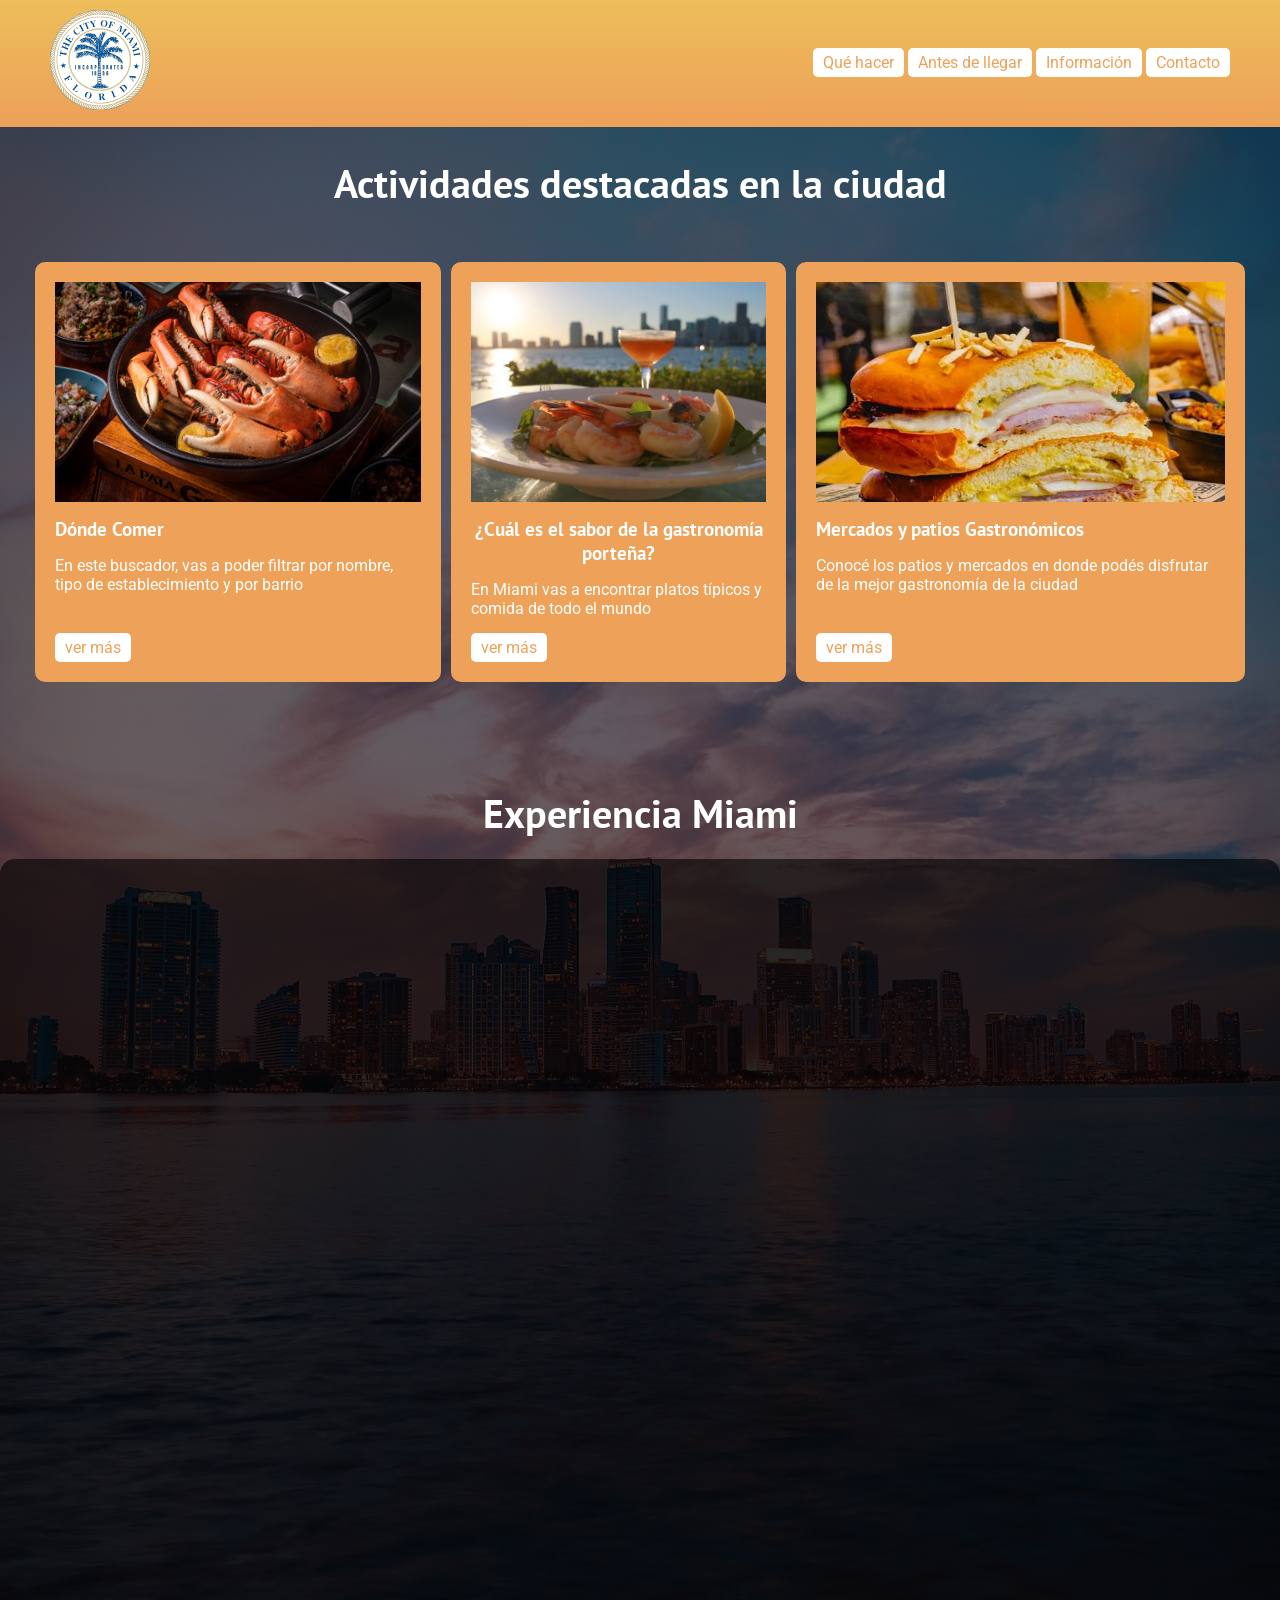
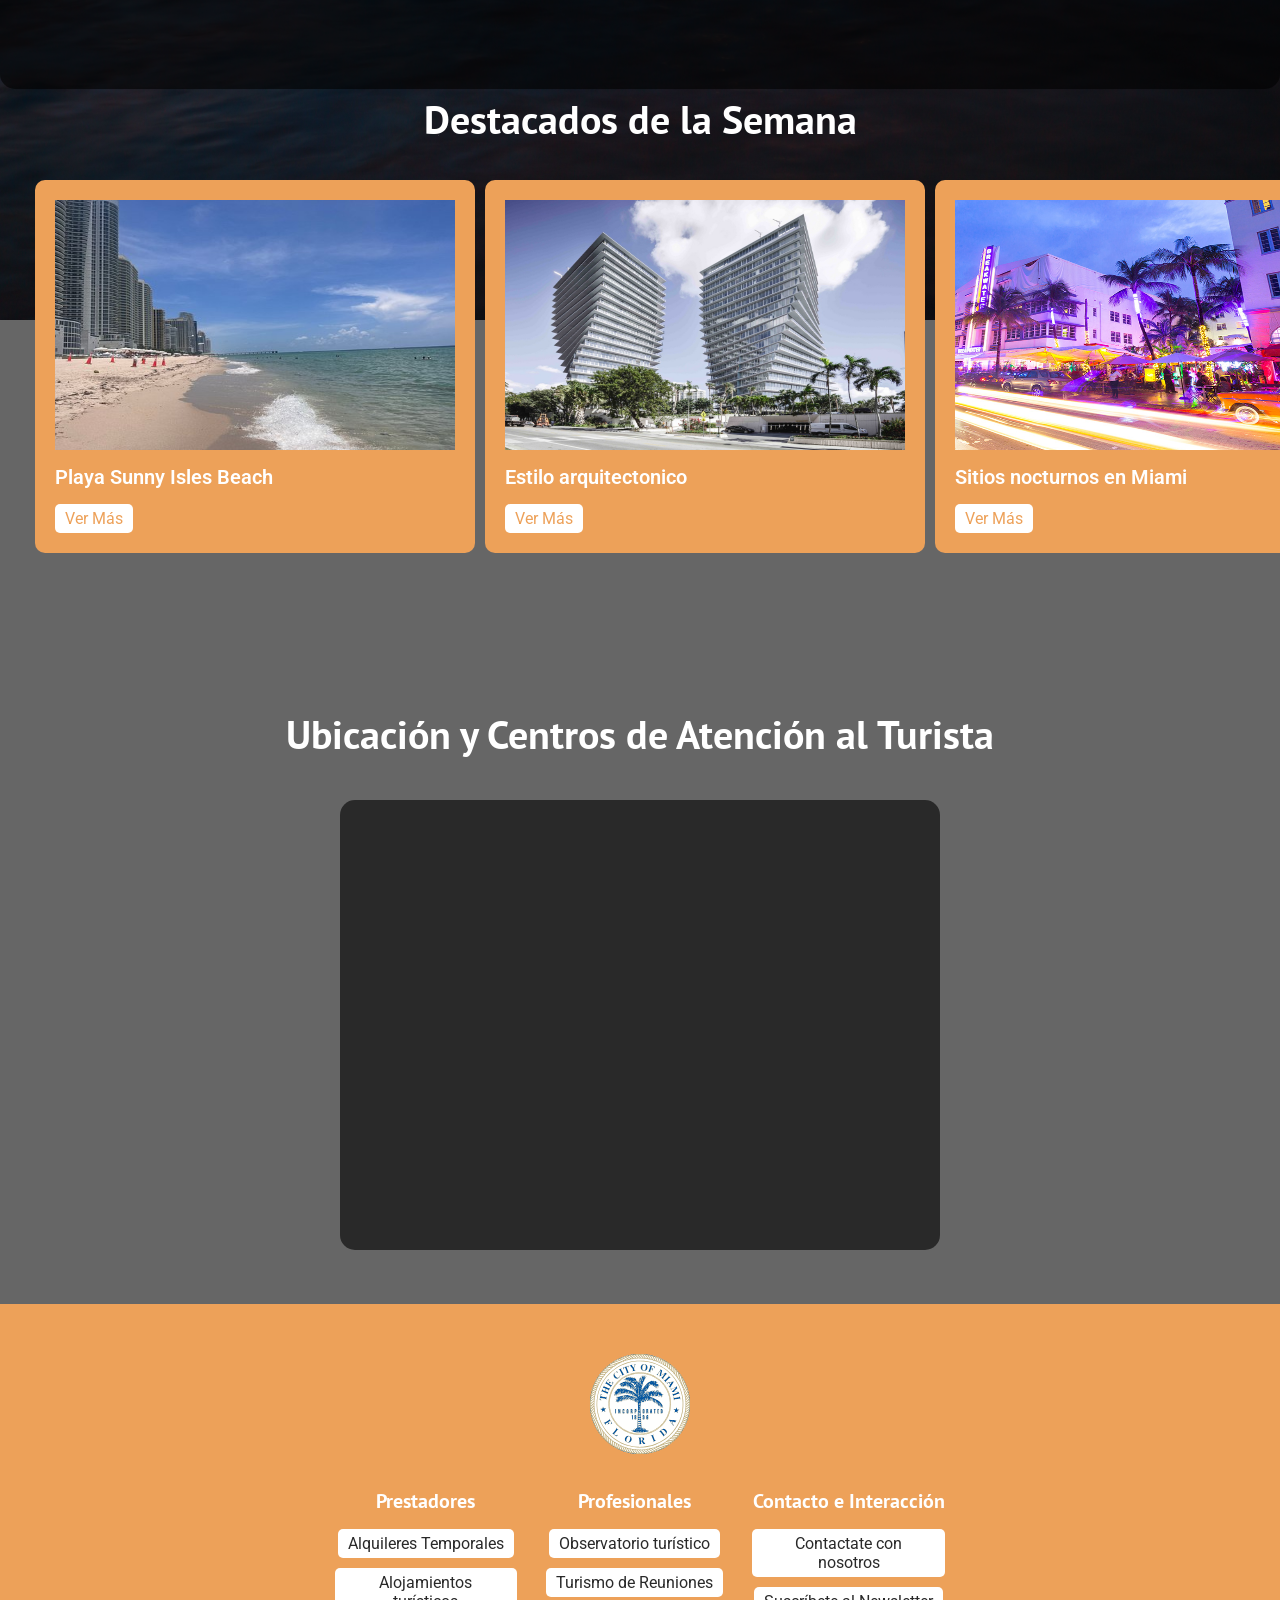
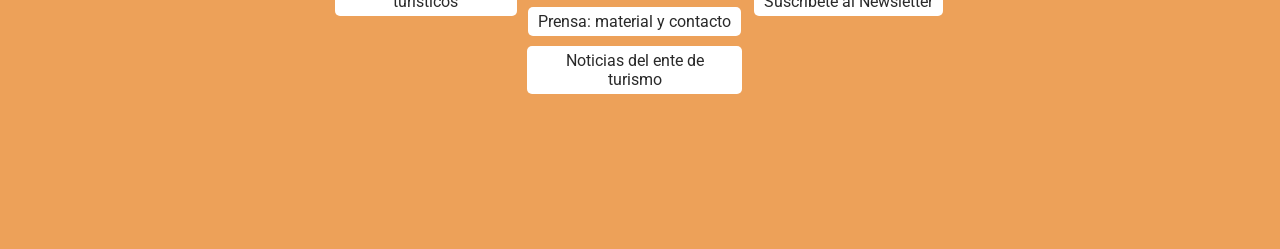
<file: ejercicio-2/index.html>
<!DOCTYPE html>
<html lang="es">
    <head>
        <link rel="preconnect" href="https://fonts.googleapis.com">
        <link rel="preconnect" href="https://fonts.gstatic.com" crossorigin>
        <link href="https://fonts.googleapis.com/css2?family=PT+Sans:ital,wght@0,700;1,700&family=Roboto:ital,wght@0,100..900;1,100..900&display=swap" rel="stylesheet">
        <link rel="stylesheet" href="styles.css">
        <meta charset="UTF-8">
        <meta name="viewport" content="width, initial-scale:1.0">
        <title>Turismo Miami Ciudad - Sitio Oficial de Información Turística</title>
        <meta name="description" content="Descrubí qué hacer en Miami. información útil antes de llegar, guías de alojamiento, atractivos turísticos, agenda cultural y mapas de la ciudad.">
        <meta name="robots" content="index, follow">
    </head>

    <body>

        <!-- Cabecera principal del sitio -->
        <header>
            <!-- Logo del sitio 
            href-> la dirección a donde voy al dar clic  
            -->
            <a href="index.html" aria-label="Ir a la página de inicio de Turismo de Miami">
                <img src="assets/Seal_of_Miami,_Florida.svg" id="logotipo" alt="Logotipo oficial de Turismo Miami" height="100" width="100">
            </a>

            <!-- Navegador principal -->
            <nav role="navigation" aria-label="Menu principal">
                  <a href="" class="bt-principal">Qué hacer</a>
                  <a href="" class="bt-principal">Antes de llegar</a>
                  <a href="" class="bt-principal">Información</a>
                  <a href="" class="bt-principal">Contacto</a>
            </nav>

        </header>



        <!-- Contenido principal del sitio -->
        <main role="main">

            <h2 class="hide-element">Portal de Turismo Oficial de la Ciudad de Miami</h2>

            <!-- Actividades destacadas-->
            <section id="img-elements">
                <h2>Actividades destacadas en la ciudad</h2>

                <br>
                
                <div class="flex-elements">

                    <!-- tarjeta -->
                    <article role="article" class="articulo-index">
                        <img src="assets/crabs-claws-envolved.jpg" alt="tenazas de cangrejo envueltas"  height="300" width="400">
                        <h3>Dónde Comer</h3>
                        <p>En este buscador, vas a poder filtrar por nombre, tipo de establecimiento y por barrio</p>
                        <a href="" aria-label="Ir al buscador de restaurantes y de comida en Miami" class="bt-principal">ver más</a>
                    </article>

                    <!-- tarjeta -->
                    <article role="article" class="articulo-index">
                        <img src="assets/images (1).jpg" alt="camarones">
                        <h3>¿Cuál es el sabor de la gastronomía porteña?</h3>
                        <p>En Miami vas a encontrar platos típicos y comida de todo el mundo</p>
                        <a href="" aria-label="Ver información sobre grastonomía porteña" class="bt-principal">ver más</a>
                    </article>

                    <!-- tarjeta -->
                    <article role="article" class="articulo-index">
                        <img src="assets/images.jpg" alt="sandwich de cordero">
                        <h3>Mercados y patios Gastronómicos</h3>
                        <p>Conocé los patios y mercados en donde podés disfrutar de la mejor gastronomía de la ciudad</p>
                        <a href="" aria-label="Ver más información sobre los patios gastronómicos de la ciudad" class="bt-principal">ver más</a>
                    </article>


                </div>

            </section>
            <!-- Fin de actividades destacadas-->

            <!-- Contenido Multimedia -->
            <section id="experiencia">
                <h2>Experiencia Miami</h2>
                <div>
                    <iframe width="100%" height="830" src="https://www.youtube.com/embed/dgag1tyDCu0?si=rFj7_od6frTpY5_S" title="YouTube video player" frameborder="0" allow="accelerometer; autoplay; clipboard-write; encrypted-media; gyroscope; picture-in-picture; web-share" referrerpolicy="strict-origin-when-cross-origin" allowfullscreen></iframe>
                </div>
            </section>
            <!-- Fin de Contenido Multimedia -->



            <!-- Contenidos Destacados -->
            <section id="destacados" aria-labelledby="titulo-destacados">
                <h2>Destacados de la Semana</h2>
                <div class="destacados-container">
                    
                    <!-- Tarjeta Destacada 1 -->
                    <article role="article" >
                        <img src="assets/caption.jpg" alt="Sunny isles beach" width="400" height="250">
                        <p>Playa Sunny Isles Beach</p>
                        <a href="" aria-label="Ver más sobre playas" class="bt-principal">Ver Más</a>
                    </article>

                    <!-- Tarjeta Destacada 2 -->
                    <article role="article" >
                        <img src="assets/grove-at-grand-bay-image-by-rasmus-hjortshoj-01_original.jpg" alt="arquitectura de la ciuda de Miami" width="400" height="250">
                        <p>Estilo arquitectonico</p>
                        <a href="" aria-label="Ver más sobre la arquitectura de miami" class="bt-principal">Ver Más</a>
                    </article>

                    <!-- Tarjeta Destacada 3 -->
                    <article role="article">
                        <img src="assets/miami-at-night_article_1.jpg" alt="La ciudad de miami en la noche" width="400" height="250">
                        <p>Sitios nocturnos en Miami</p>
                        <a href="" aria-label="Ver más sobre la experiencia nocturna en Miami" class="bt-principal">Ver Más</a>
                    </article>

                </div>
            </section>


            <!-- Ubicación Geográfica -->
            <section aria-labelledby="titulo-mapa" class="mapa">
                <h2 id="titulo-mapa">Ubicación y Centros de Atención al Turista</h2>
                <div class="map-container">
                   <iframe src="https://www.google.com/maps/embed?pb=!1m18!1m12!1m3!1d229929.2133779566!2d-80.39020462891557!3d25.78232116205203!2m3!1f0!2f0!3f0!3m2!1i1024!2i768!4f13.1!3m3!1m2!1s0x88d9b0a20ec8c111%3A0xff96f271ddad4f65!2sMiami%2C%20Florida%2C%20EE.%20UU.!5e0!3m2!1ses!2sco!4v1789256957192!5m2!1ses!2sco" width="600" height="450" style="border:0;" allowfullscreen="" loading="lazy" referrerpolicy="strict-origin-when-cross-origin"
                        height="450"
                        width="100%" 
                        style="border:0;" 
                        allowfullscreen="" 
                        loading="lazy" 
                        referrerpolicy="no-referrer-when-downgrade"
                        title="Mapa interactivo de la Ciudad de Miami con centros de atención turística"></iframe>
                </div>
            </section>

        </main>

        <!-- Pie de Página Institucional -->
    <footer role="contentinfo">

            <!-- Identificador Institucional del Footer -->
            <div class="footer-brand">
                <img src="assets/Seal_of_Miami,_Florida.svg" alt="Logotipo oficial del Gobierno de la Ciudad de Buenos Aires" width="100" height="100">
            </div>

            <!-- Columnas de Enlaces del Footer -->
            <div class="flex-elements">
                
                <!-- Lista 1: Prestadores -->
                <nav>
                    <h3 id="footer-prestadores">Prestadores</h3>
                    <ul>
                        <li><a href="/alquileres-temporales">Alquileres Temporales</a></li>
                        <li><a href="/alojamientos-turisticos">Alojamientos turísticos</a></li>
                    </ul>
                </nav>

                <!-- Lista 2: Profesionales -->
                <nav>
                    <h3 id="footer-profesionales">Profesionales</h3>
                    <ul>
                        <li><a href="/observatorio-turistico">Observatorio turístico</a></li>
                        <li><a href="/turismo-reuniones">Turismo de Reuniones</a></li>
                        <li><a href="/prensa-contacto">Prensa: material y contacto</a></li>
                        <li><a href="/noticias-ente">Noticias del ente de turismo</a></li>
                    </ul>
                </nav>

                <!-- Lista 3: Interacción y Contacto -->
                <nav>
                    <h3 id="footer-contacto">Contacto e Interacción</h3>
                    <ul>
                        <li><a href="/contactate-con-nosotros">Contactate con nosotros</a></li>
                        <li><a href="/suscribete-newsletter" aria-label="Ir al formulario para suscribirse al Newsletter oficial">Suscríbete al Newsletter</a></li>
                    </ul>
                </nav>

            </div>
    </footer>

    </body>

</html>
</file>
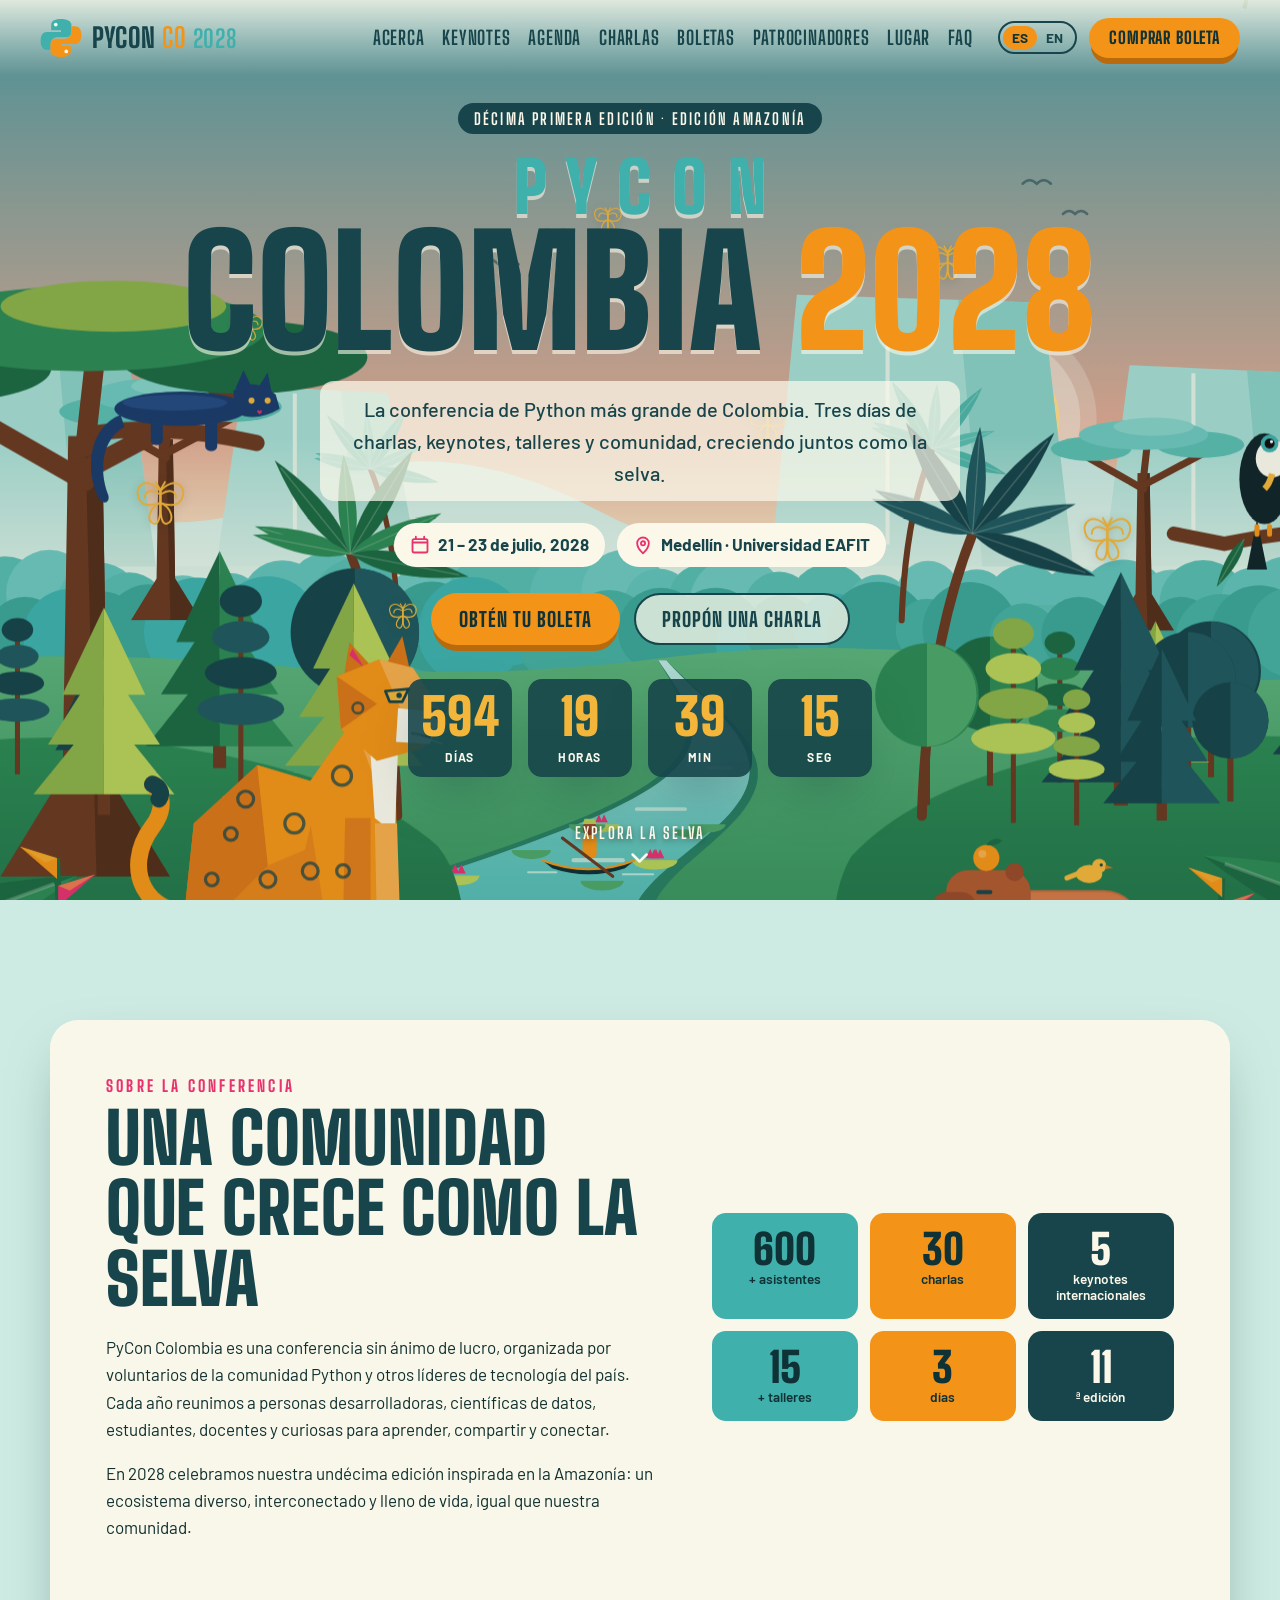
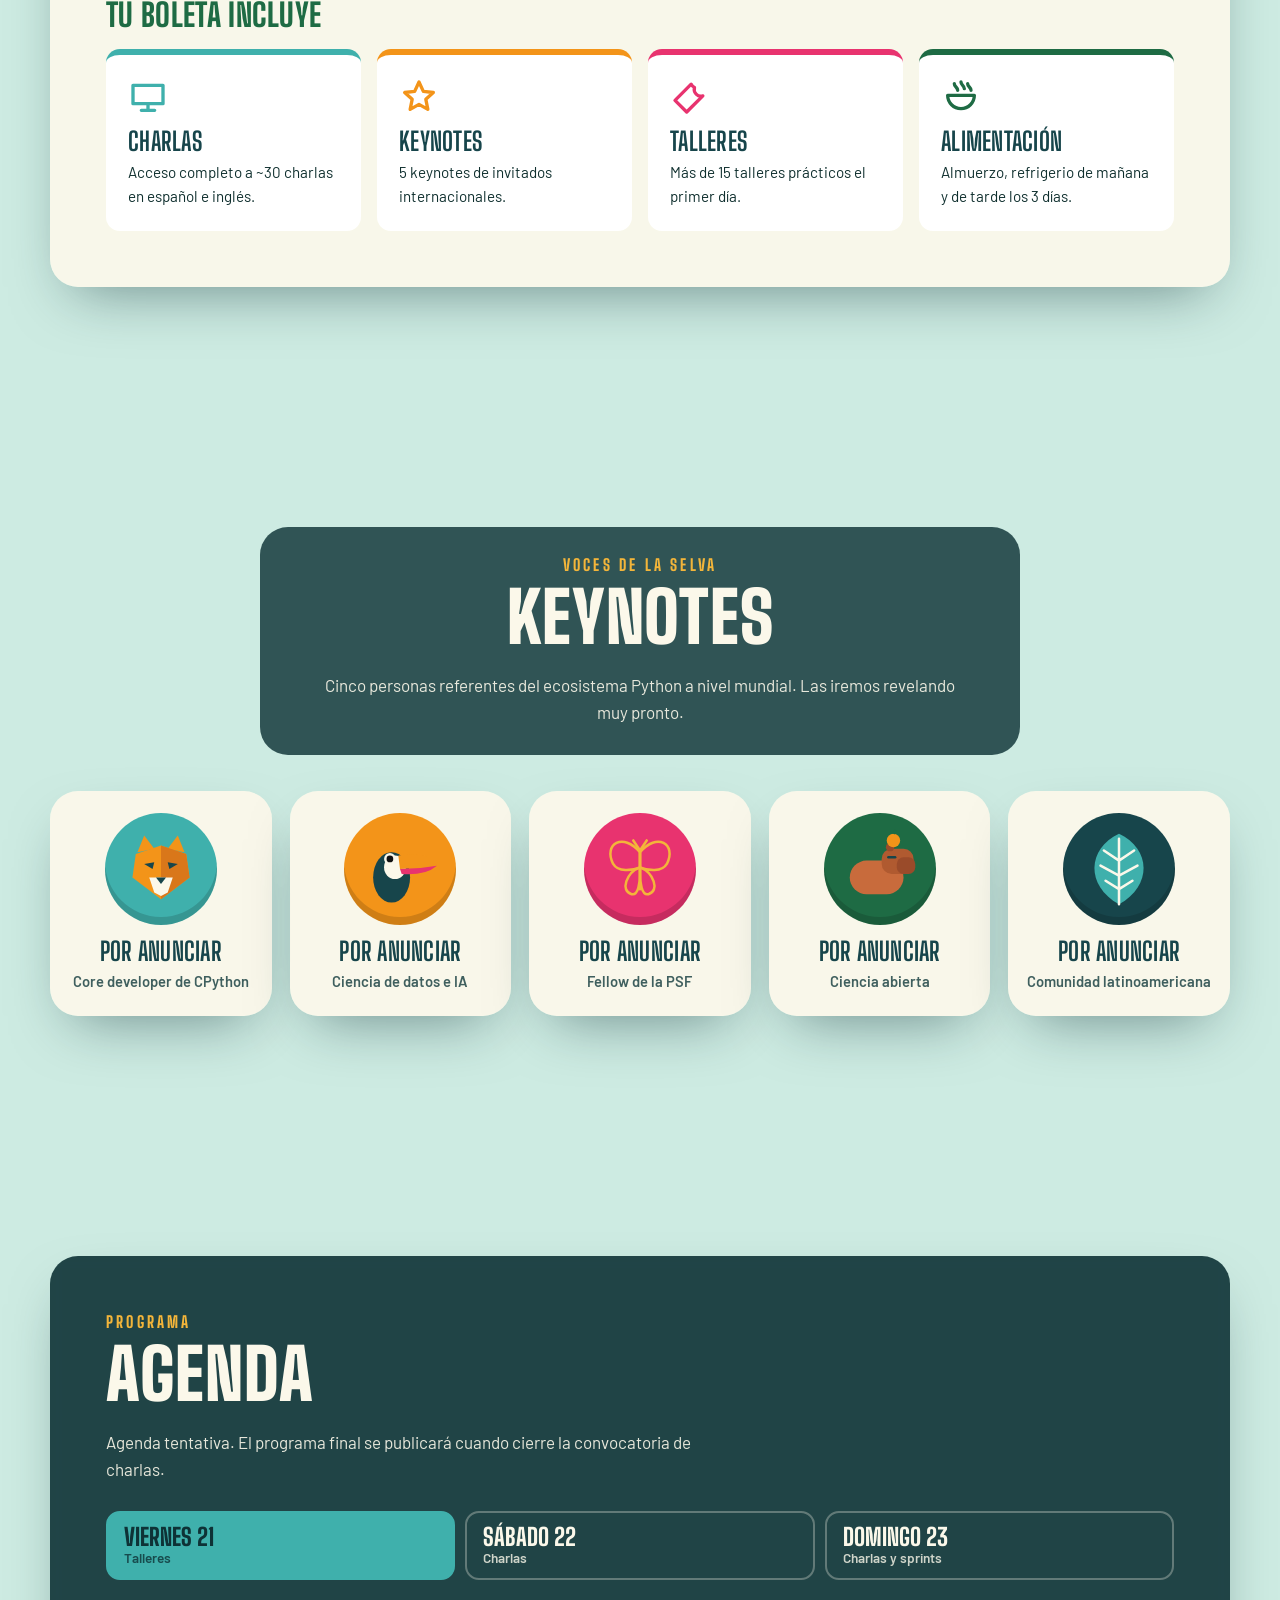
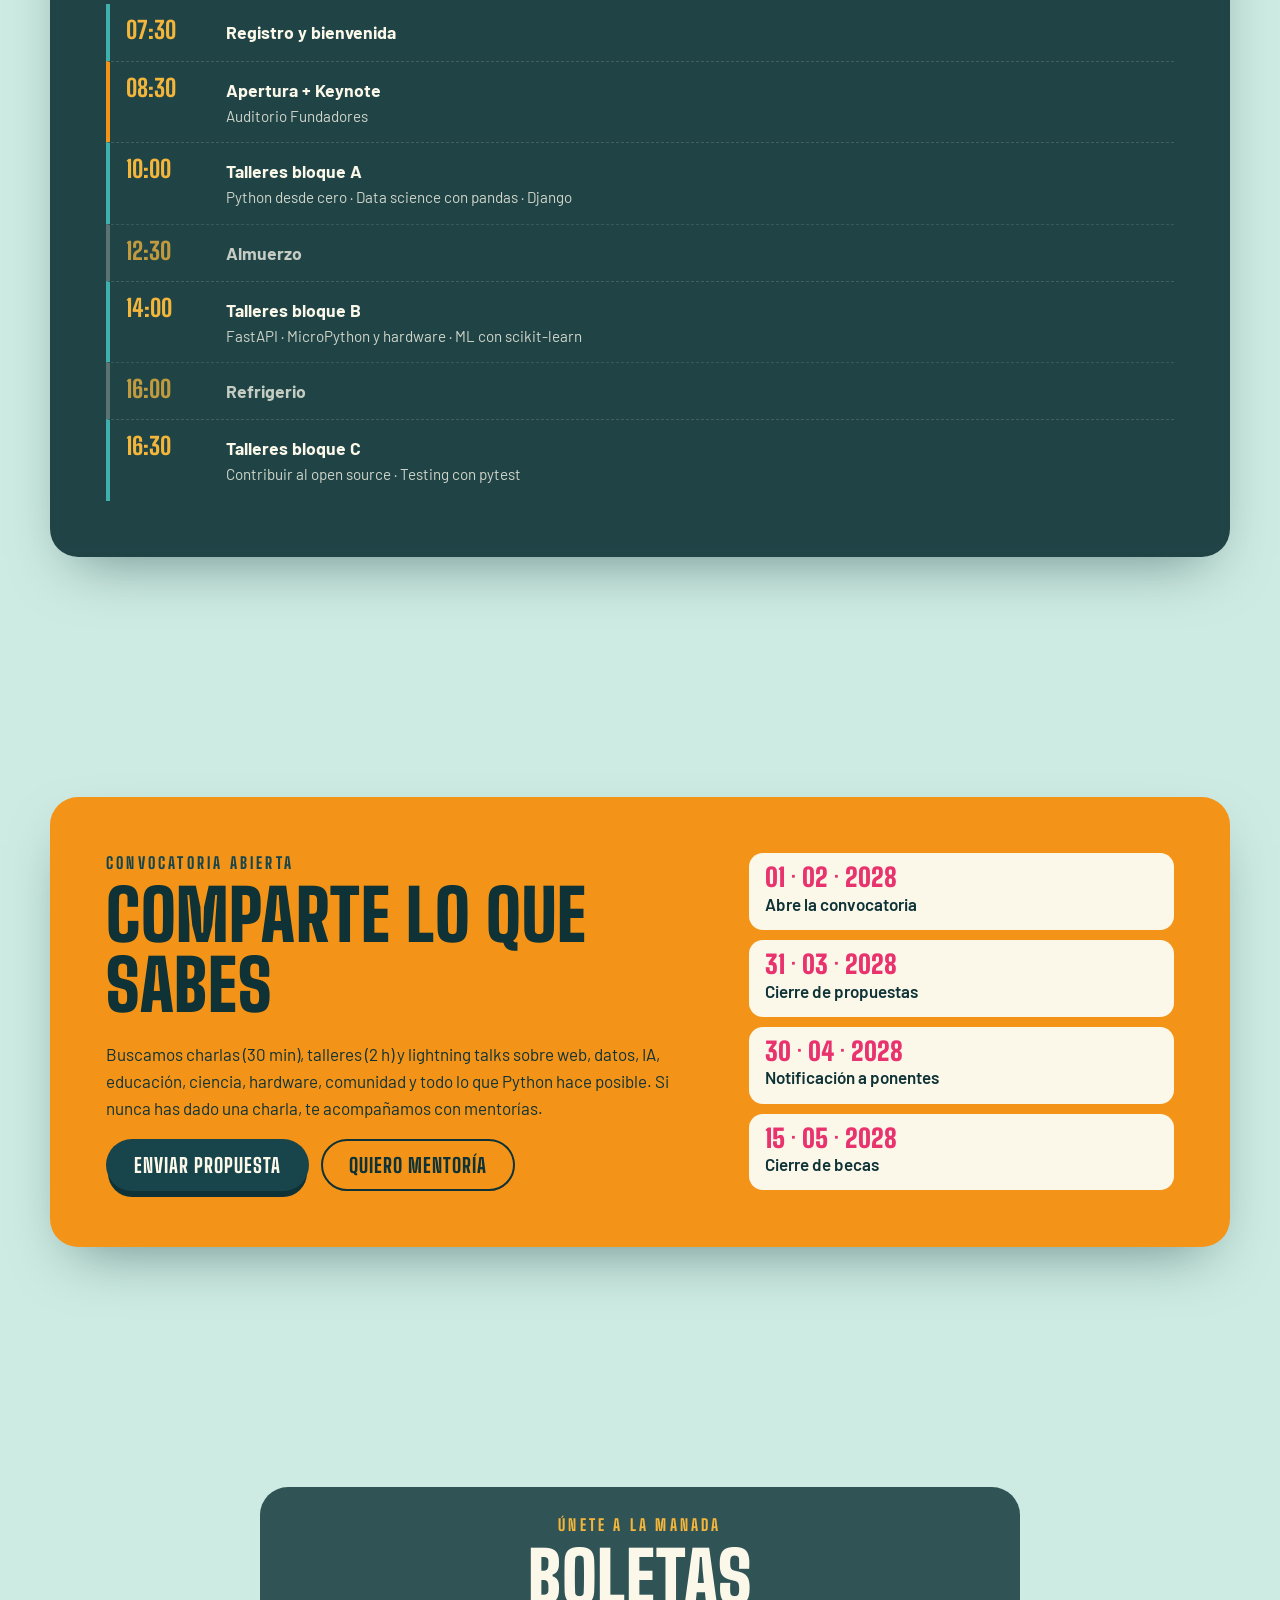
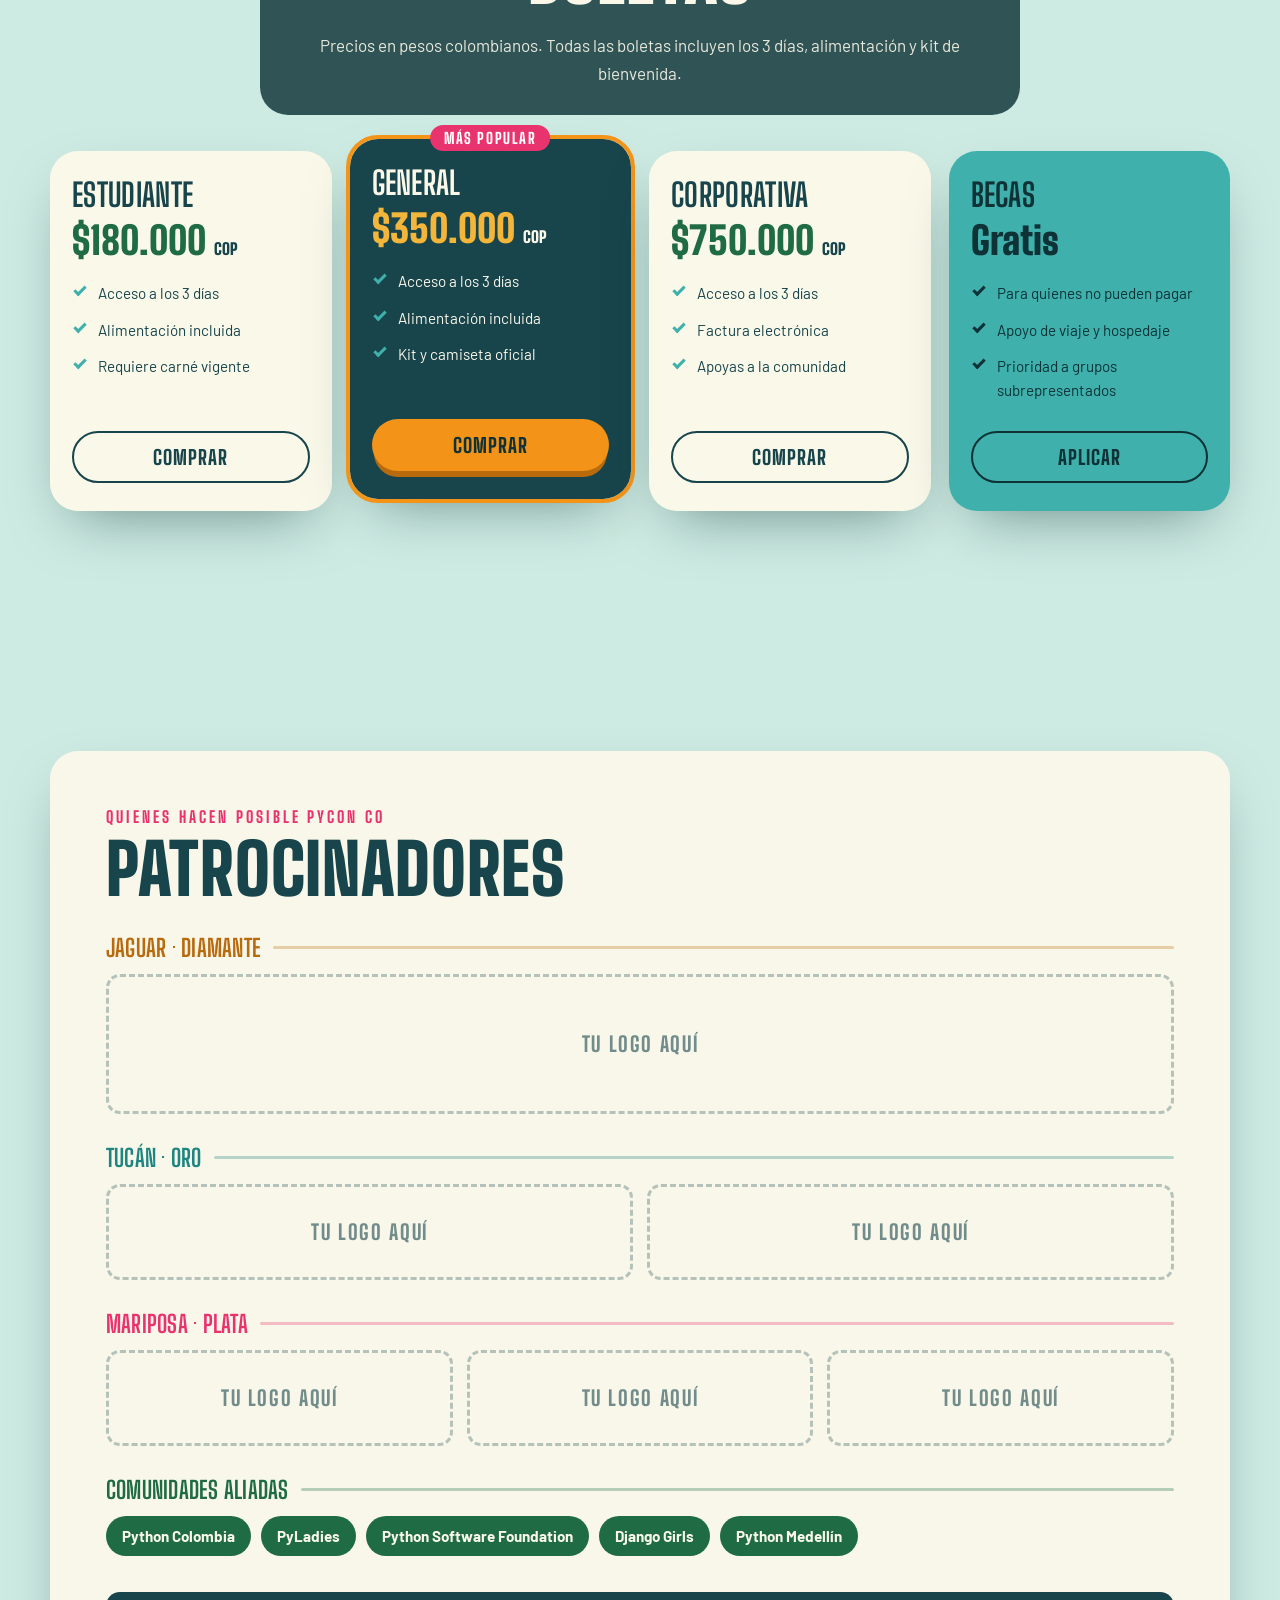
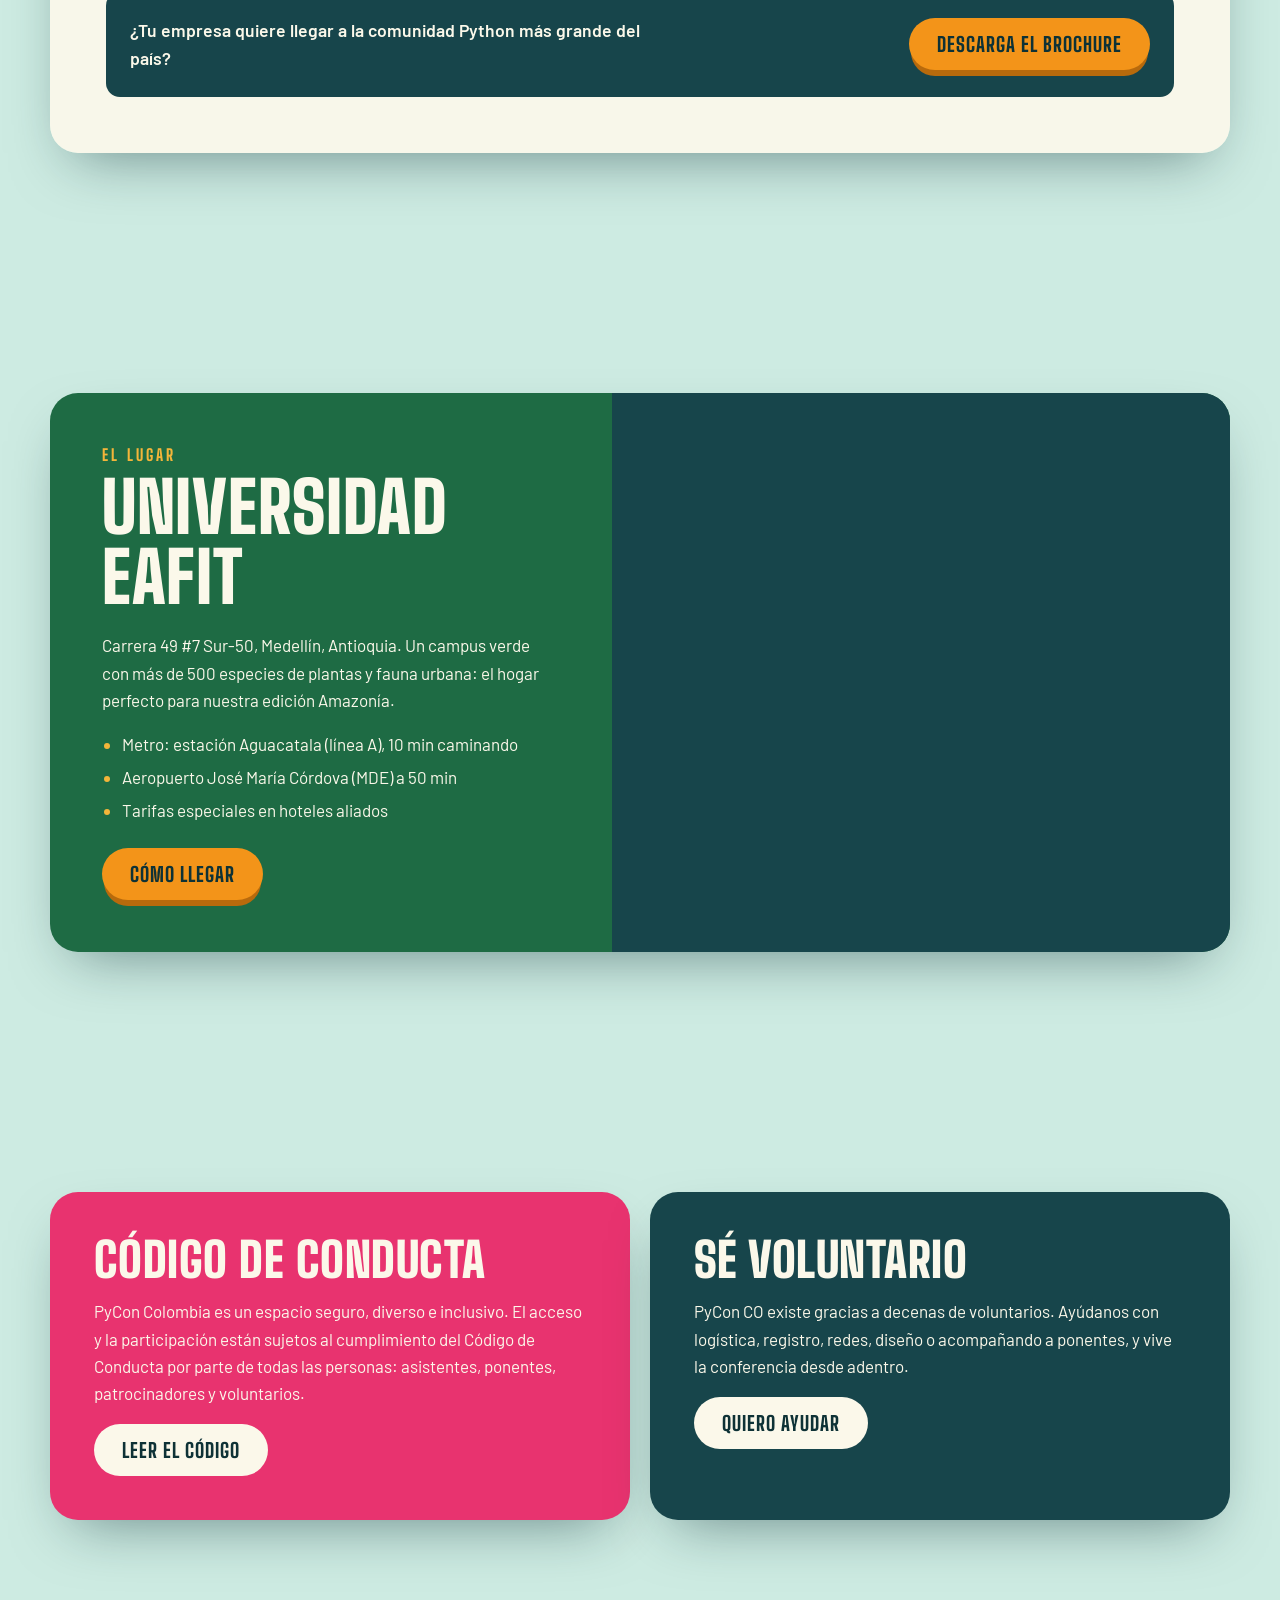
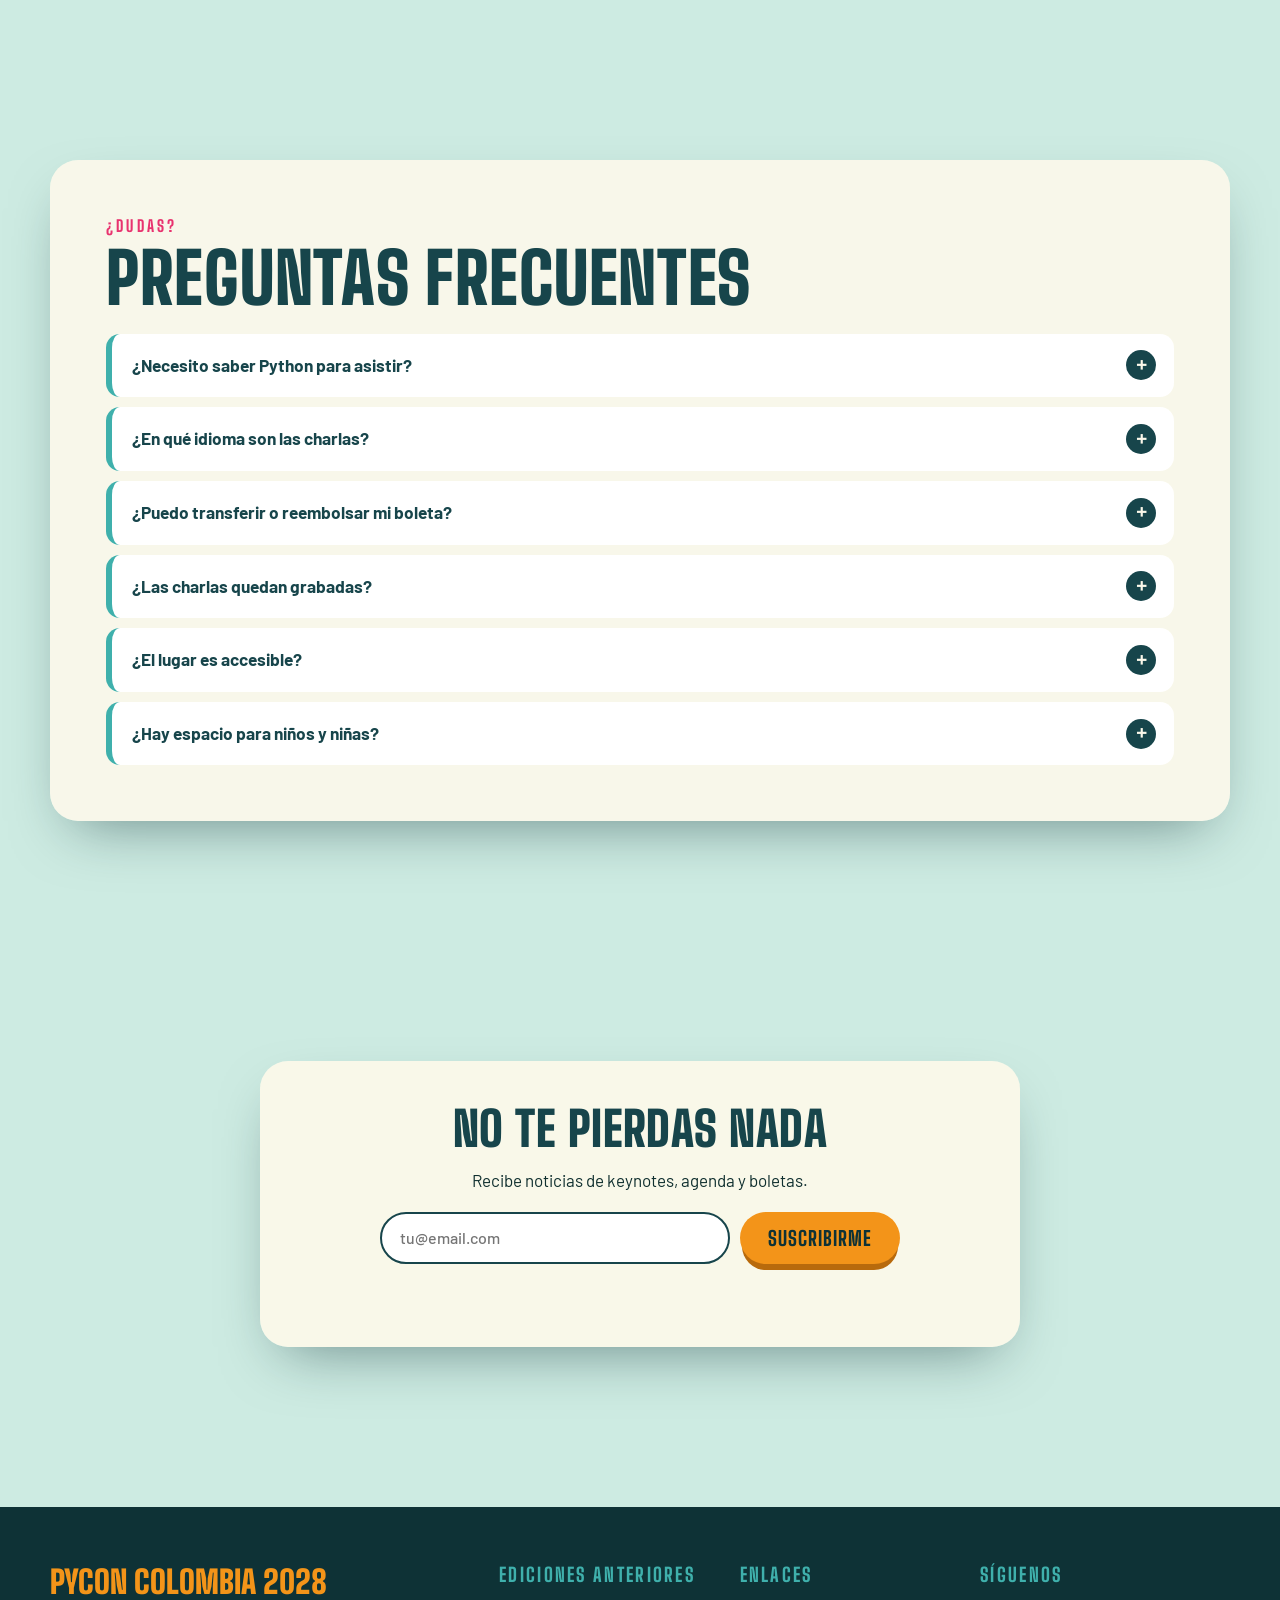
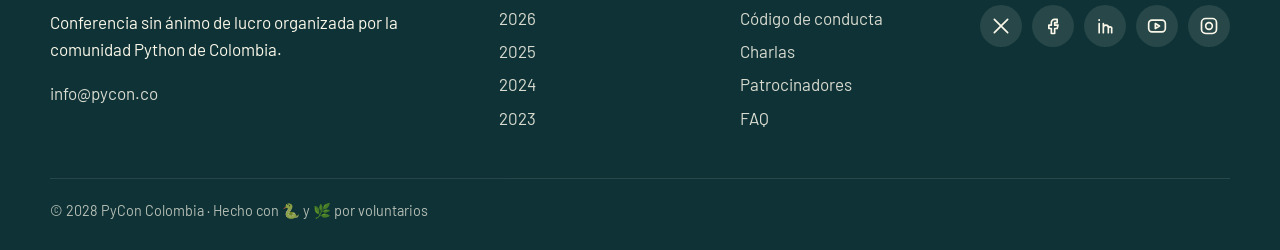
<file: ejercicio-3/index.html>
<!DOCTYPE html>
<html lang="es">
<head>
    <meta charset="UTF-8">
    <meta name="viewport" content="width=device-width, initial-scale=1.0">
    <title>PyCon Colombia 2028</title>
    <meta name="description" content="PyCon Colombia 2028 — la conferencia de Python más grande de Colombia. Edición Amazonía: charlas, keynotes, talleres y comunidad.">
    <meta name="theme-color" content="#17454B">

    <link rel="preconnect" href="https://fonts.googleapis.com">
    <link rel="preconnect" href="https://fonts.gstatic.com" crossorigin>
    <!-- Big Shoulders Display reemplaza a Agency Gothic CT (fuente del moodboard, no disponible en la web) -->
    <link href="https://fonts.googleapis.com/css2?family=Barlow:wght@400;500;600;700&family=Big+Shoulders+Display:wght@500;700;800;900&display=swap" rel="stylesheet">
    <link rel="stylesheet" href="styles.css">
</head>

<body>
    <a class="skip-link" href="#contenido" data-i18n="skip">Saltar al contenido</a>

    <!-- ===================== ESCENA PARALLAX (fondo) ===================== -->
    <div class="scene" id="scene" aria-hidden="true">
        <div class="sky sky--day"></div>
        <div class="sky sky--dusk"></div>
        <div class="sky sky--night"></div>
        <!-- Las capas se dibujan en parallax.js. data-depth = cuánto reaccionan al mouse y al scroll -->
        <div class="layer" data-depth="0.03" data-scroll="0.15" id="layer-stars"></div>
        <div class="layer layer--celestial" data-depth="0.04" id="layer-sun"></div>
        <div class="layer layer--celestial" data-depth="0.05" id="layer-moon"></div>
        <div class="layer" data-depth="0.09" data-scroll="0.12" id="layer-tepuis"></div>
        <div class="layer" data-depth="0.17" data-scroll="0.22" id="layer-canopy"></div>
        <div class="layer" data-depth="0.27" data-scroll="0.34" id="layer-river"></div>
        <div class="layer" data-depth="0.40" data-scroll="0.48" id="layer-forest"></div>
        <div class="layer" data-depth="0.58" data-scroll="0.66" id="layer-animals"></div>
        <div class="layer" data-depth="0.86" data-scroll="0.95" id="layer-foreground"></div>
        <div class="layer" data-depth="0.72" data-scroll="-0.9" id="layer-vines"></div>
        <div class="layer layer--fx" data-depth="0.65" data-scroll="0.3" id="layer-butterflies"></div>
        <div class="layer layer--fx" data-depth="0.5" data-scroll="0.2" id="layer-fireflies"></div>
        <div class="night-tint"></div>
    </div>

    <!-- ===================== CABECERA ===================== -->
    <header class="site-header" id="top">
        <a href="#inicio" class="brand" aria-label="PyCon Colombia 2028, inicio">
            <svg class="brand__logo" viewBox="0 0 64 64" aria-hidden="true">
                <defs>
                    <path id="snake" d="M31.5 3C22 3 17 6.4 17 12.5V20h15v3H10.5C4.6 23 1 27.6 1 36.5S4.6 50 10.5 50H16v-8.3C16 35.8 20.6 31 26.5 31h13c4.9 0 8.5-3.8 8.5-8.6V12.5C48 6.6 42 3 31.5 3Z"/>
                </defs>
                <use href="#snake" fill="#3FB0AC"/>
                <use href="#snake" fill="#F39419" transform="rotate(180 32 32)"/>
                <circle cx="24" cy="11.5" r="2.8" fill="#FBF8EA"/>
                <circle cx="40" cy="52.5" r="2.8" fill="#FBF8EA"/>
            </svg>
            <span class="brand__text">PyCon <b>CO</b> <small>2028</small></span>
        </a>

        <button class="nav-toggle" aria-expanded="false" aria-controls="main-nav">
            <span class="nav-toggle__bar"></span><span class="nav-toggle__bar"></span><span class="nav-toggle__bar"></span>
            <span class="sr-only" data-i18n="menu">Menú</span>
        </button>

        <nav class="main-nav" id="main-nav" aria-label="Menú principal">
            <a href="#acerca" data-i18n="nav.about">Acerca</a>
            <a href="#keynotes" data-i18n="nav.keynotes">Keynotes</a>
            <a href="#agenda" data-i18n="nav.schedule">Agenda</a>
            <a href="#cfp" data-i18n="nav.cfp">Charlas</a>
            <a href="#boletas" data-i18n="nav.tickets">Boletas</a>
            <a href="#patrocinadores" data-i18n="nav.sponsors">Patrocinadores</a>
            <a href="#lugar" data-i18n="nav.venue">Lugar</a>
            <a href="#faq" data-i18n="nav.faq">FAQ</a>
            <div class="main-nav__actions">
                <button class="lang-toggle" type="button" aria-label="Cambiar idioma / Change language">
                    <span data-lang="es" class="is-active">ES</span><span data-lang="en">EN</span>
                </button>
                <a class="btn btn--primary btn--sm" href="#boletas" data-i18n="cta.buy">Comprar boleta</a>
            </div>
        </nav>
    </header>

    <main id="contenido">

        <!-- ===================== HERO ===================== -->
        <section class="hero" id="inicio">
            <p class="hero__eyebrow" data-i18n="hero.eyebrow">Décima primera edición · Edición Amazonía</p>
            <h1 class="hero__title">
                <span class="hero__title-small">PyCon</span>
                <span class="hero__title-big">Colombia <em>2028</em></span>
            </h1>
            <p class="hero__lead" data-i18n="hero.lead">La conferencia de Python más grande de Colombia. Tres días de charlas, keynotes, talleres y comunidad, creciendo juntos como la selva.</p>

            <ul class="hero__facts">
                <li>
                    <svg viewBox="0 0 24 24" aria-hidden="true"><path d="M7 2v3M17 2v3M3 9h18M5 5h14a2 2 0 0 1 2 2v12a2 2 0 0 1-2 2H5a2 2 0 0 1-2-2V7a2 2 0 0 1 2-2Z"/></svg>
                    <span data-i18n="hero.date">21 – 23 de julio, 2028</span>
                </li>
                <li>
                    <svg viewBox="0 0 24 24" aria-hidden="true"><path d="M12 22s7-6.2 7-12a7 7 0 1 0-14 0c0 5.8 7 12 7 12Z"/><circle cx="12" cy="10" r="2.5"/></svg>
                    <span>Medellín · Universidad EAFIT</span>
                </li>
            </ul>

            <div class="hero__ctas">
                <a class="btn btn--primary" href="#boletas" data-i18n="cta.tickets">Obtén tu boleta</a>
                <a class="btn btn--ghost" href="#cfp" data-i18n="cta.cfp">Propón una charla</a>
            </div>

            <div class="countdown" role="timer" aria-live="off" aria-label="Cuenta regresiva para PyCon Colombia 2028">
                <div class="countdown__item"><span id="cd-days">000</span><small data-i18n="cd.days">días</small></div>
                <div class="countdown__item"><span id="cd-hours">00</span><small data-i18n="cd.hours">horas</small></div>
                <div class="countdown__item"><span id="cd-mins">00</span><small data-i18n="cd.mins">min</small></div>
                <div class="countdown__item"><span id="cd-secs">00</span><small data-i18n="cd.secs">seg</small></div>
            </div>

            <a class="scroll-hint" href="#acerca" aria-label="Bajar">
                <span data-i18n="scroll">Explora la selva</span>
                <svg viewBox="0 0 24 24" aria-hidden="true"><path d="M6 9l6 6 6-6"/></svg>
            </a>
        </section>

        <!-- ===================== ACERCA ===================== -->
        <section class="section" id="acerca">
            <div class="panel panel--light reveal">
                <div class="split">
                    <div>
                        <p class="kicker" data-i18n="about.kicker">Sobre la conferencia</p>
                        <h2 class="section-title" data-i18n="about.title">Una comunidad que crece como la selva</h2>
                        <p data-i18n="about.p1">PyCon Colombia es una conferencia sin ánimo de lucro, organizada por voluntarios de la comunidad Python y otros líderes de tecnología del país. Cada año reunimos a personas desarrolladoras, científicas de datos, estudiantes, docentes y curiosas para aprender, compartir y conectar.</p>
                        <p data-i18n="about.p2">En 2028 celebramos nuestra undécima edición inspirada en la Amazonía: un ecosistema diverso, interconectado y lleno de vida, igual que nuestra comunidad.</p>
                    </div>
                    <ul class="stats">
                        <li><b data-count="600">0</b><span data-i18n="stats.people">+ asistentes</span></li>
                        <li><b data-count="30">0</b><span data-i18n="stats.talks">charlas</span></li>
                        <li><b data-count="5">0</b><span data-i18n="stats.keynotes">keynotes internacionales</span></li>
                        <li><b data-count="15">0</b><span data-i18n="stats.workshops">+ talleres</span></li>
                        <li><b data-count="3">0</b><span data-i18n="stats.days">días</span></li>
                        <li><b data-count="11">0</b><span data-i18n="stats.edition">ª edición</span></li>
                    </ul>
                </div>

                <h3 class="sub-title" data-i18n="incl.title">Tu boleta incluye</h3>
                <ul class="features">
                    <li class="feature feature--teal">
                        <svg viewBox="0 0 24 24" aria-hidden="true"><path d="M3 5h18v11H3zM8 20h8M12 16v4"/></svg>
                        <h4 data-i18n="incl.talks.t">Charlas</h4>
                        <p data-i18n="incl.talks.d">Acceso completo a ~30 charlas en español e inglés.</p>
                    </li>
                    <li class="feature feature--orange">
                        <svg viewBox="0 0 24 24" aria-hidden="true"><path d="M12 3l2.6 5.6 6 .7-4.5 4.1 1.2 6L12 16.4 6.7 19.4l1.2-6L3.4 9.3l6-.7Z"/></svg>
                        <h4 data-i18n="incl.keynotes.t">Keynotes</h4>
                        <p data-i18n="incl.keynotes.d">5 keynotes de invitados internacionales.</p>
                    </li>
                    <li class="feature feature--pink">
                        <svg viewBox="0 0 24 24" aria-hidden="true"><path d="M14.7 6.3a4 4 0 0 0 5 5L13 18l-3 3-7-7 3-3 6.7-6.7a4 4 0 0 0 2 2Z"/></svg>
                        <h4 data-i18n="incl.workshops.t">Talleres</h4>
                        <p data-i18n="incl.workshops.d">Más de 15 talleres prácticos el primer día.</p>
                    </li>
                    <li class="feature feature--green">
                        <svg viewBox="0 0 24 24" aria-hidden="true"><path d="M4 11h16a8 8 0 0 1-16 0ZM8 4c0 2 2 2 2 4M12 3c0 2 2 2 2 4M16 4c0 2 2 2 2 4"/></svg>
                        <h4 data-i18n="incl.food.t">Alimentación</h4>
                        <p data-i18n="incl.food.d">Almuerzo, refrigerio de mañana y de tarde los 3 días.</p>
                    </li>
                </ul>
            </div>
        </section>

        <!-- ===================== KEYNOTES ===================== -->
        <section class="section" id="keynotes">
            <div class="section-head reveal">
                <p class="kicker kicker--light" data-i18n="kn.kicker">Voces de la selva</p>
                <h2 class="section-title section-title--light">Keynotes</h2>
                <p class="section-lead" data-i18n="kn.lead">Cinco personas referentes del ecosistema Python a nivel mundial. Las iremos revelando muy pronto.</p>
            </div>
            <ul class="speakers">
                <li class="speaker reveal" style="--accent: var(--teal)">
                    <div class="speaker__avatar"><svg viewBox="0 0 100 100"><use href="#ico-jaguar"/></svg></div>
                    <h3 data-i18n="kn.tba">Por anunciar</h3>
                    <p data-i18n="kn.role1">Core developer de CPython</p>
                </li>
                <li class="speaker reveal" style="--accent: var(--orange)">
                    <div class="speaker__avatar"><svg viewBox="0 0 100 100"><use href="#ico-toucan"/></svg></div>
                    <h3 data-i18n="kn.tba">Por anunciar</h3>
                    <p data-i18n="kn.role2">Ciencia de datos e IA</p>
                </li>
                <li class="speaker reveal" style="--accent: var(--pink)">
                    <div class="speaker__avatar"><svg viewBox="0 0 100 100"><use href="#ico-butterfly"/></svg></div>
                    <h3 data-i18n="kn.tba">Por anunciar</h3>
                    <p data-i18n="kn.role3">Fellow de la PSF</p>
                </li>
                <li class="speaker reveal" style="--accent: var(--green)">
                    <div class="speaker__avatar"><svg viewBox="0 0 100 100"><use href="#ico-capybara"/></svg></div>
                    <h3 data-i18n="kn.tba">Por anunciar</h3>
                    <p data-i18n="kn.role4">Ciencia abierta</p>
                </li>
                <li class="speaker reveal" style="--accent: var(--deep)">
                    <div class="speaker__avatar"><svg viewBox="0 0 100 100"><use href="#ico-leaf"/></svg></div>
                    <h3 data-i18n="kn.tba">Por anunciar</h3>
                    <p data-i18n="kn.role5">Comunidad latinoamericana</p>
                </li>
            </ul>
        </section>

        <!-- ===================== AGENDA ===================== -->
        <section class="section" id="agenda">
            <div class="panel panel--dark reveal">
                <p class="kicker kicker--light" data-i18n="sch.kicker">Programa</p>
                <h2 class="section-title section-title--light" data-i18n="sch.title">Agenda</h2>
                <p class="section-lead" data-i18n="sch.lead">Agenda tentativa. El programa final se publicará cuando cierre la convocatoria de charlas.</p>

                <div class="tabs" role="tablist" aria-label="Días de la conferencia">
                    <button role="tab" id="tab-1" aria-controls="day-1" aria-selected="true" class="tab">
                        <b data-i18n="sch.d1">Viernes 21</b><small data-i18n="sch.d1s">Talleres</small>
                    </button>
                    <button role="tab" id="tab-2" aria-controls="day-2" aria-selected="false" class="tab" tabindex="-1">
                        <b data-i18n="sch.d2">Sábado 22</b><small data-i18n="sch.d2s">Charlas</small>
                    </button>
                    <button role="tab" id="tab-3" aria-controls="day-3" aria-selected="false" class="tab" tabindex="-1">
                        <b data-i18n="sch.d3">Domingo 23</b><small data-i18n="sch.d3s">Charlas y sprints</small>
                    </button>
                </div>

                <div class="tab-panel" id="day-1" role="tabpanel" aria-labelledby="tab-1">
                    <ol class="timeline">
                        <li><time>07:30</time><div><b data-i18n="ev.reg">Registro y bienvenida</b></div></li>
                        <li class="is-keynote"><time>08:30</time><div><b data-i18n="ev.open">Apertura + Keynote</b><span>Auditorio Fundadores</span></div></li>
                        <li><time>10:00</time><div><b data-i18n="ev.ws1">Talleres bloque A</b><span data-i18n="ev.ws1d">Python desde cero · Data science con pandas · Django</span></div></li>
                        <li class="is-break"><time>12:30</time><div><b data-i18n="ev.lunch">Almuerzo</b></div></li>
                        <li><time>14:00</time><div><b data-i18n="ev.ws2">Talleres bloque B</b><span data-i18n="ev.ws2d">FastAPI · MicroPython y hardware · ML con scikit-learn</span></div></li>
                        <li class="is-break"><time>16:00</time><div><b data-i18n="ev.snack">Refrigerio</b></div></li>
                        <li><time>16:30</time><div><b data-i18n="ev.ws3">Talleres bloque C</b><span data-i18n="ev.ws3d">Contribuir al open source · Testing con pytest</span></div></li>
                    </ol>
                </div>
                <div class="tab-panel" id="day-2" role="tabpanel" aria-labelledby="tab-2" hidden>
                    <ol class="timeline">
                        <li><time>08:00</time><div><b data-i18n="ev.reg">Registro y bienvenida</b></div></li>
                        <li class="is-keynote"><time>09:00</time><div><b>Keynote</b><span>Auditorio Fundadores</span></div></li>
                        <li><time>10:15</time><div><b data-i18n="ev.talks">Charlas en 3 salas</b><span data-i18n="ev.tracks">Web · Datos & IA · Comunidad</span></div></li>
                        <li class="is-break"><time>12:30</time><div><b data-i18n="ev.lunch">Almuerzo</b></div></li>
                        <li class="is-keynote"><time>14:00</time><div><b>Keynote</b><span>Auditorio Fundadores</span></div></li>
                        <li><time>15:00</time><div><b data-i18n="ev.talks">Charlas en 3 salas</b><span data-i18n="ev.tracks">Web · Datos & IA · Comunidad</span></div></li>
                        <li class="is-break"><time>16:30</time><div><b data-i18n="ev.snack">Refrigerio</b></div></li>
                        <li><time>17:00</time><div><b>Lightning talks</b><span data-i18n="ev.lt">5 minutos, cualquier tema, mucha energía</span></div></li>
                        <li class="is-social"><time>19:00</time><div><b data-i18n="ev.social">Fiesta de la comunidad</b></div></li>
                    </ol>
                </div>
                <div class="tab-panel" id="day-3" role="tabpanel" aria-labelledby="tab-3" hidden>
                    <ol class="timeline">
                        <li><time>08:30</time><div><b data-i18n="ev.reg">Registro y bienvenida</b></div></li>
                        <li class="is-keynote"><time>09:00</time><div><b>Keynote</b><span>Auditorio Fundadores</span></div></li>
                        <li><time>10:15</time><div><b data-i18n="ev.talks">Charlas en 3 salas</b><span data-i18n="ev.tracks">Web · Datos & IA · Comunidad</span></div></li>
                        <li class="is-break"><time>12:30</time><div><b data-i18n="ev.lunch">Almuerzo</b></div></li>
                        <li><time>14:00</time><div><b>Open spaces & sprints</b><span data-i18n="ev.sprints">Contribuye a proyectos open source con sus mantenedores</span></div></li>
                        <li class="is-keynote"><time>16:30</time><div><b data-i18n="ev.closing">Keynote de cierre</b></div></li>
                        <li class="is-social"><time>17:30</time><div><b data-i18n="ev.photo">Foto grupal y despedida</b></div></li>
                    </ol>
                </div>
            </div>
        </section>

        <!-- ===================== CFP ===================== -->
        <section class="section" id="cfp">
            <div class="cfp reveal">
                <div>
                    <p class="kicker" data-i18n="cfp.kicker">Convocatoria abierta</p>
                    <h2 class="section-title" data-i18n="cfp.title">Comparte lo que sabes</h2>
                    <p data-i18n="cfp.p">Buscamos charlas (30 min), talleres (2 h) y lightning talks sobre web, datos, IA, educación, ciencia, hardware, comunidad y todo lo que Python hace posible. Si nunca has dado una charla, te acompañamos con mentorías.</p>
                    <div class="cfp__ctas">
                        <a class="btn btn--primary" href="#" data-i18n="cfp.btn">Enviar propuesta</a>
                        <a class="btn btn--outline" href="#" data-i18n="cfp.mentor">Quiero mentoría</a>
                    </div>
                </div>
                <ul class="deadlines">
                    <li><time>01 · 02 · 2028</time><span data-i18n="dl.open">Abre la convocatoria</span></li>
                    <li><time>31 · 03 · 2028</time><span data-i18n="dl.close">Cierre de propuestas</span></li>
                    <li><time>30 · 04 · 2028</time><span data-i18n="dl.notify">Notificación a ponentes</span></li>
                    <li><time>15 · 05 · 2028</time><span data-i18n="dl.grants">Cierre de becas</span></li>
                </ul>
            </div>
        </section>

        <!-- ===================== BOLETAS ===================== -->
        <section class="section" id="boletas">
            <div class="section-head reveal">
                <p class="kicker kicker--light" data-i18n="tk.kicker">Únete a la manada</p>
                <h2 class="section-title section-title--light" data-i18n="tk.title">Boletas</h2>
                <p class="section-lead" data-i18n="tk.lead">Precios en pesos colombianos. Todas las boletas incluyen los 3 días, alimentación y kit de bienvenida.</p>
            </div>
            <ul class="tickets">
                <li class="ticket reveal">
                    <h3 data-i18n="tk.student">Estudiante</h3>
                    <p class="ticket__price">$180.000 <small>COP</small></p>
                    <ul>
                        <li data-i18n="tk.all">Acceso a los 3 días</li>
                        <li data-i18n="tk.food">Alimentación incluida</li>
                        <li data-i18n="tk.studentReq">Requiere carné vigente</li>
                    </ul>
                    <a class="btn btn--outline" href="#" data-i18n="tk.buy">Comprar</a>
                </li>
                <li class="ticket ticket--featured reveal">
                    <span class="ticket__badge" data-i18n="tk.popular">Más popular</span>
                    <h3 data-i18n="tk.general">General</h3>
                    <p class="ticket__price">$350.000 <small>COP</small></p>
                    <ul>
                        <li data-i18n="tk.all">Acceso a los 3 días</li>
                        <li data-i18n="tk.food">Alimentación incluida</li>
                        <li data-i18n="tk.kit">Kit y camiseta oficial</li>
                    </ul>
                    <a class="btn btn--primary" href="#" data-i18n="tk.buy">Comprar</a>
                </li>
                <li class="ticket reveal">
                    <h3 data-i18n="tk.corp">Corporativa</h3>
                    <p class="ticket__price">$750.000 <small>COP</small></p>
                    <ul>
                        <li data-i18n="tk.all">Acceso a los 3 días</li>
                        <li data-i18n="tk.invoice">Factura electrónica</li>
                        <li data-i18n="tk.support">Apoyas a la comunidad</li>
                    </ul>
                    <a class="btn btn--outline" href="#" data-i18n="tk.buy">Comprar</a>
                </li>
                <li class="ticket ticket--grant reveal">
                    <h3 data-i18n="tk.grant">Becas</h3>
                    <p class="ticket__price" data-i18n="tk.free">Gratis</p>
                    <ul>
                        <li data-i18n="tk.grant1">Para quienes no pueden pagar</li>
                        <li data-i18n="tk.grant2">Apoyo de viaje y hospedaje</li>
                        <li data-i18n="tk.grant3">Prioridad a grupos subrepresentados</li>
                    </ul>
                    <a class="btn btn--outline" href="#" data-i18n="tk.apply">Aplicar</a>
                </li>
            </ul>
        </section>

        <!-- ===================== PATROCINADORES ===================== -->
        <section class="section" id="patrocinadores">
            <div class="panel panel--light reveal">
                <p class="kicker" data-i18n="sp.kicker">Quienes hacen posible PyCon CO</p>
                <h2 class="section-title" data-i18n="sp.title">Patrocinadores</h2>

                <h3 class="tier tier--gold" data-i18n="sp.t1">Jaguar · Diamante</h3>
                <div class="logos logos--xl">
                    <a href="#" class="logo-slot" data-i18n="sp.slot">Tu logo aquí</a>
                </div>
                <h3 class="tier tier--teal" data-i18n="sp.t2">Tucán · Oro</h3>
                <div class="logos logos--lg">
                    <a href="#" class="logo-slot" data-i18n="sp.slot">Tu logo aquí</a>
                    <a href="#" class="logo-slot" data-i18n="sp.slot">Tu logo aquí</a>
                </div>
                <h3 class="tier tier--pink" data-i18n="sp.t3">Mariposa · Plata</h3>
                <div class="logos">
                    <a href="#" class="logo-slot" data-i18n="sp.slot">Tu logo aquí</a>
                    <a href="#" class="logo-slot" data-i18n="sp.slot">Tu logo aquí</a>
                    <a href="#" class="logo-slot" data-i18n="sp.slot">Tu logo aquí</a>
                </div>
                <h3 class="tier tier--green" data-i18n="sp.t4">Comunidades aliadas</h3>
                <div class="logos logos--sm">
                    <span class="community">Python Colombia</span>
                    <span class="community">PyLadies</span>
                    <span class="community">Python Software Foundation</span>
                    <span class="community">Django Girls</span>
                    <span class="community">Python Medellín</span>
                </div>

                <div class="sponsor-cta">
                    <p data-i18n="sp.cta">¿Tu empresa quiere llegar a la comunidad Python más grande del país?</p>
                    <a class="btn btn--primary" href="#" data-i18n="sp.btn">Descarga el brochure</a>
                </div>
            </div>
        </section>

        <!-- ===================== LUGAR ===================== -->
        <section class="section" id="lugar">
            <div class="venue reveal">
                <div class="venue__info">
                    <p class="kicker kicker--light" data-i18n="vn.kicker">El lugar</p>
                    <h2 class="section-title section-title--light">Universidad EAFIT</h2>
                    <p data-i18n="vn.p">Carrera 49 #7 Sur-50, Medellín, Antioquia. Un campus verde con más de 500 especies de plantas y fauna urbana: el hogar perfecto para nuestra edición Amazonía.</p>
                    <ul class="venue__list">
                        <li data-i18n="vn.metro">Metro: estación Aguacatala (línea A), 10 min caminando</li>
                        <li data-i18n="vn.air">Aeropuerto José María Córdova (MDE) a 50 min</li>
                        <li data-i18n="vn.hotel">Tarifas especiales en hoteles aliados</li>
                    </ul>
                    <a class="btn btn--primary" href="https://www.openstreetmap.org/?mlat=6.2003&mlon=-75.5781#map=16/6.2003/-75.5781" target="_blank" rel="noopener" data-i18n="vn.map">Cómo llegar</a>
                </div>
                <div class="venue__map">
                    <iframe title="Mapa de la Universidad EAFIT" loading="lazy"
                        src="https://www.openstreetmap.org/export/embed.html?bbox=-75.5841%2C6.1963%2C-75.5721%2C6.2043&amp;layer=mapnik&amp;marker=6.2003%2C-75.5781"></iframe>
                </div>
            </div>
        </section>

        <!-- ===================== CÓDIGO DE CONDUCTA + VOLUNTARIOS ===================== -->
        <section class="section" id="comunidad">
            <div class="duo">
                <article class="card card--pink reveal" id="coc">
                    <h2 class="card__title" data-i18n="coc.title">Código de conducta</h2>
                    <p data-i18n="coc.p">PyCon Colombia es un espacio seguro, diverso e inclusivo. El acceso y la participación están sujetos al cumplimiento del Código de Conducta por parte de todas las personas: asistentes, ponentes, patrocinadores y voluntarios.</p>
                    <a class="btn btn--light" href="#" data-i18n="coc.btn">Leer el código</a>
                </article>
                <article class="card card--green reveal">
                    <h2 class="card__title" data-i18n="vol.title">Sé voluntario</h2>
                    <p data-i18n="vol.p">PyCon CO existe gracias a decenas de voluntarios. Ayúdanos con logística, registro, redes, diseño o acompañando a ponentes, y vive la conferencia desde adentro.</p>
                    <a class="btn btn--light" href="#" data-i18n="vol.btn">Quiero ayudar</a>
                </article>
            </div>
        </section>

        <!-- ===================== FAQ ===================== -->
        <section class="section" id="faq">
            <div class="panel panel--light reveal">
                <p class="kicker" data-i18n="faq.kicker">¿Dudas?</p>
                <h2 class="section-title" data-i18n="faq.title">Preguntas frecuentes</h2>
                <div class="faq">
                    <details>
                        <summary data-i18n="faq.q1">¿Necesito saber Python para asistir?</summary>
                        <p data-i18n="faq.a1">¡Para nada! Hay talleres para principiantes y charlas para todos los niveles. Lo único que necesitas es curiosidad.</p>
                    </details>
                    <details>
                        <summary data-i18n="faq.q2">¿En qué idioma son las charlas?</summary>
                        <p data-i18n="faq.a2">La mayoría son en español. Algunas keynotes y charlas serán en inglés, y lo indicaremos en la agenda.</p>
                    </details>
                    <details>
                        <summary data-i18n="faq.q3">¿Puedo transferir o reembolsar mi boleta?</summary>
                        <p data-i18n="faq.a3">Puedes transferirla a otra persona hasta 7 días antes del evento escribiéndonos. Los reembolsos aplican hasta 30 días antes.</p>
                    </details>
                    <details>
                        <summary data-i18n="faq.q4">¿Las charlas quedan grabadas?</summary>
                        <p data-i18n="faq.a4">Sí. Las charlas de la sala principal se publican en nuestro canal de YouTube unas semanas después del evento.</p>
                    </details>
                    <details>
                        <summary data-i18n="faq.q5">¿El lugar es accesible?</summary>
                        <p data-i18n="faq.a5">Sí, el campus cuenta con rampas y ascensores. Si necesitas algún apoyo particular, escríbenos y lo coordinamos.</p>
                    </details>
                    <details>
                        <summary data-i18n="faq.q6">¿Hay espacio para niños y niñas?</summary>
                        <p data-i18n="faq.a6">Estamos trabajando en un espacio de cuidado infantil. Indícalo en tu registro para tenerte en cuenta.</p>
                    </details>
                </div>
            </div>
        </section>

        <!-- ===================== NEWSLETTER ===================== -->
        <section class="section section--narrow" id="newsletter">
            <form class="newsletter reveal" novalidate>
                <h2 class="card__title" data-i18n="nl.title">No te pierdas nada</h2>
                <p data-i18n="nl.p">Recibe noticias de keynotes, agenda y boletas.</p>
                <div class="newsletter__row">
                    <label class="sr-only" for="nl-email">Email</label>
                    <input id="nl-email" type="email" placeholder="tu@email.com" required autocomplete="email">
                    <button class="btn btn--primary" type="submit" data-i18n="nl.btn">Suscribirme</button>
                </div>
                <p class="newsletter__msg" role="status" aria-live="polite"></p>
            </form>
        </section>
    </main>

    <!-- ===================== PIE DE PÁGINA ===================== -->
    <footer class="site-footer">
        <div class="site-footer__grid">
            <div>
                <p class="site-footer__brand">PyCon Colombia 2028</p>
                <p data-i18n="ft.about">Conferencia sin ánimo de lucro organizada por la comunidad Python de Colombia.</p>
                <a href="mailto:info@pycon.co">info@pycon.co</a>
            </div>
            <nav aria-label="Ediciones anteriores">
                <p class="site-footer__h" data-i18n="ft.past">Ediciones anteriores</p>
                <ul>
                    <li><a href="https://2026.pycon.co/">2026</a></li>
                    <li><a href="https://2025.pycon.co/">2025</a></li>
                    <li><a href="#">2024</a></li>
                    <li><a href="#">2023</a></li>
                </ul>
            </nav>
            <nav aria-label="Enlaces">
                <p class="site-footer__h" data-i18n="ft.links">Enlaces</p>
                <ul>
                    <li><a href="#coc" data-i18n="coc.title">Código de conducta</a></li>
                    <li><a href="#cfp" data-i18n="nav.cfp">Charlas</a></li>
                    <li><a href="#patrocinadores" data-i18n="nav.sponsors">Patrocinadores</a></li>
                    <li><a href="#faq">FAQ</a></li>
                </ul>
            </nav>
            <div>
                <p class="site-footer__h" data-i18n="ft.follow">Síguenos</p>
                <ul class="social">
                    <li><a href="https://x.com/pyconcolombia" aria-label="X / Twitter"><svg viewBox="0 0 24 24"><path d="M4 4l16 16M20 4L4 20"/></svg></a></li>
                    <li><a href="https://www.facebook.com/pyconcolombia/" aria-label="Facebook"><svg viewBox="0 0 24 24"><path d="M14 8h3V4h-3a4 4 0 0 0-4 4v3H7v4h3v6h4v-6h3l1-4h-4V8Z"/></svg></a></li>
                    <li><a href="https://www.linkedin.com/company/pycon-colombia" aria-label="LinkedIn"><svg viewBox="0 0 24 24"><path d="M5 9v11M5 4.5v.5M10 20v-6a3 3 0 0 1 6 0v6M10 9v11M16 14a3 3 0 0 1 4 0v6"/></svg></a></li>
                    <li><a href="https://www.youtube.com/pyconcolombia" aria-label="YouTube"><svg viewBox="0 0 24 24"><rect x="2" y="5" width="20" height="14" rx="4"/><path d="M10 9l5 3-5 3Z"/></svg></a></li>
                    <li><a href="#" aria-label="Instagram"><svg viewBox="0 0 24 24"><rect x="3" y="3" width="18" height="18" rx="5"/><circle cx="12" cy="12" r="4"/></svg></a></li>
                </ul>
            </div>
        </div>
        <p class="site-footer__legal">© 2028 PyCon Colombia · <span data-i18n="ft.made">Hecho con 🐍 y 🌿 por voluntarios</span></p>
    </footer>

    <a class="to-top" href="#top" aria-label="Volver arriba">
        <svg viewBox="0 0 24 24" aria-hidden="true"><path d="M6 15l6-6 6 6"/></svg>
    </a>

    <!-- Iconos reutilizables (avatares de keynotes) -->
    <svg width="0" height="0" style="position:absolute" aria-hidden="true">
        <symbol id="ico-jaguar" viewBox="0 0 100 100">
            <polygon points="22,30 30,10 42,26" fill="#F39419"/><polygon points="58,26 70,10 78,30" fill="#F39419"/>
            <polygon points="20,32 50,22 80,32 84,60 50,86 16,60" fill="#F39419"/>
            <polygon points="50,22 80,32 84,60 50,86" fill="#D9771A"/>
            <polygon points="36,60 64,60 58,78 50,82 42,78" fill="#FBF8EA"/>
            <polygon points="44,60 56,60 50,68" fill="#17454B"/>
            <polygon points="30,44 42,42 40,50" fill="#17454B"/><polygon points="58,42 70,44 60,50" fill="#17454B"/>
        </symbol>
        <symbol id="ico-toucan" viewBox="0 0 100 100">
            <ellipse cx="40" cy="60" rx="22" ry="30" fill="#17454B"/>
            <ellipse cx="44" cy="48" rx="13" ry="14" fill="#FBF8EA"/>
            <path d="M48 34 Q86 28 94 46 Q72 50 50 50Z" fill="#F39419"/>
            <path d="M50 50 Q72 50 94 46 Q80 58 52 56Z" fill="#E8336F"/>
            <circle cx="38" cy="38" r="7" fill="#FBF8EA"/><circle cx="38" cy="38" r="4" fill="#111"/>
        </symbol>
        <symbol id="ico-butterfly" viewBox="0 0 100 100">
            <g fill="none" stroke="#F3B53A" stroke-width="3" stroke-linejoin="round" stroke-linecap="round">
                <path d="M50 30 C30 6 6 20 18 44 C24 54 40 52 50 48Z"/>
                <path d="M50 30 C70 6 94 20 82 44 C76 54 60 52 50 48Z"/>
                <path d="M50 48 C34 54 26 76 40 80 C48 82 50 66 50 56Z"/>
                <path d="M50 48 C66 54 74 76 60 80 C52 82 50 66 50 56Z"/>
                <path d="M50 28 V74 M50 28 L42 16 M50 28 L58 16"/>
            </g>
        </symbol>
        <symbol id="ico-capybara" viewBox="0 0 100 100">
            <rect x="14" y="40" width="64" height="40" rx="20" fill="#C86B3C"/>
            <rect x="52" y="26" width="38" height="30" rx="12" fill="#B05A30"/>
            <rect x="70" y="36" width="22" height="20" rx="8" fill="#9A4B2A"/>
            <circle cx="62" cy="24" r="5" fill="#9A4B2A"/>
            <path d="M60 36 h8" stroke="#17454B" stroke-width="3" stroke-linecap="round"/>
            <circle cx="66" cy="16" r="8" fill="#F39419"/><path d="M66 8 l3 -4" stroke="#1E6B44" stroke-width="3"/>
        </symbol>
        <symbol id="ico-leaf" viewBox="0 0 100 100">
            <path d="M50 92 C10 70 12 26 50 8 C88 26 90 70 50 92Z" fill="#3FB0AC"/>
            <path d="M50 92 V14 M50 40 L32 28 M50 40 L68 28 M50 58 L28 46 M50 58 L72 46 M50 74 L34 64 M50 74 L66 64" stroke="#FBF8EA" stroke-width="3" stroke-linecap="round" fill="none"/>
        </symbol>
    </svg>

    <script src="parallax.js"></script>
    <script src="main.js"></script>
</body>
</html>
</file>
<file: ejercicio-2/styles.css>
/* 
0. general Selectors
1. typography
2. Header
3. actividades destacadas
4. experiencia
5. destacados
6. mapa
7. footer
*/


/* 0. estilos geneaales */
* {
    margin: 0;
    padding: 0;
    box-sizing: border-box;
}

:root {
    --principal-color: #edbe59;
    --secondary-color: #5FEDCE;
    --complementary-color: #EDA159;
    --text-color:  #292929;
}

.hide-element {
    display: none;
}

body {
    
    background-image: linear-gradient(rgba(0, 0, 0, 0.6), rgba(0, 0, 0, 0.6)), url(assets/muzammil-soorma-KTdzeb28jyo-unsplash.jpg);
    background-size: 100% auto; /* Ajusta el ancho al 100% y el alto crece con la imagen */
    background-position: top center; /* Empieza a mostrarse desde la parte superior */
    background-repeat: no-repeat; /* Evita que la imagen se duplique abajo */
    background-attachment: scroll; /* La imagen se mueve de forma natural al hacer scroll */
    margin: 0;
    min-height: 100vh;
}
/* img {
    width: 100%;
    height: auto;
    border-radius: 5px;
} */
------------------------------------------
/* 1. typography */

h1 {
  font-family: "PT Sans", sans-serif;
  font-weight: 700;
  font-style: normal;
  text-align: center;
  font-size: 60px;
}

h2 {
    font-family: "PT Sans", sans-serif;
    font-weight: 700;
    font-style: normal;
    text-align: center;
    font-size: 40px;
    color: white;
}

h3 {
    font-family: "PT Sans", sans-serif;
    font-weight: 700;
    font-style: normal;
    text-align: center;
}

p {
    font-family: "Roboto", sans-serif;
    font-optical-sizing: auto;
    font-weight: 400;
    font-style: normal;
    font-variation-settings:
    "wdth" 100;
}

/* header */

header {
  display: flex;
  justify-content: space-between;
  align-items: center;
  padding: 10px 50px;
  background: linear-gradient(0deg, var(--complementary-color),var(--principal-color));
  border-bottom: 3px solid var(--complementary-color);
  text-decoration: none;
}

.bt-principal {
    font-family: "Roboto", sans-serif;
    font-optical-sizing: auto;
    font-weight: 400;
    font-style: normal;
    font-variation-settings:
    "wdth" 100;
    text-decoration: none;
    background-color: white;
    padding: 5px 10px;
    border: none;
    box-shadow: none;
    border-radius: 5px;
    transition: 0.4s all ease;
    color: var(--complementary-color);
}

.bt-principal:hover {
    padding: 7px 12px;
    background-color: rgba(0, 0, 0, 0%);
    color: white;

}

/* actividades destacadas*/

.flex-elements {
    display: flex;
    justify-content: space-between;
    align-items: flex-start;
    padding-bottom: 100px 0;
    align-items: stretch;
    padding: 30px 30px 100px 30px;
    
}

.articulo-index {
    margin: 5px;
    padding: 20px;
    border-radius: 10px;
    background-color: var(--complementary-color);
    color: white;
    align-items: baseline;
    display: flex;
    flex-direction: column;
    gap: 15px;

}

.articulo-index a {
    margin-top: auto;          /* Empuja el enlace hasta el fondo de la tarjeta */
    align-self: flex-start;
}

.articulo-index img {
    width: 100%;             /* Ocupa todo el ancho de la tarjeta */
  height: 220px;           /* Define una altura fija  */
  object-fit: cover;
}

#img-elements{
    padding: 30px 0 0 0;
}

/* experiencia */

#experiencia iframe{
    padding: 50px 20px;
    border-radius: 15px;
    background-color: rgba(0, 0, 0, 0.6);
    
}

#experiencia h2 {
    padding-bottom: 20px;
}


/* 5. destacados */

.destacados-container {
    display: flex;
    justify-content: space-between;
    align-items: flex-start;
    padding-bottom: 100px 0;
    align-items: stretch;
    padding: 30px 30px 100px 30px;
}

.destacados-container article {
    margin: 5px;
    padding: 20px;
    border-radius: 10px;
    background-color: var(--complementary-color);
    color: white;
    align-items: baseline;
    display: flex;
    flex-direction: column;
    gap: 15px;
}
.destacados-container article a {
    margin-top: auto;          /* Empuja el enlace hasta el fondo de la tarjeta */
    align-self: flex-start;

}

.destacados-container article p {
    font-family: "Roboto", sans-serif;
    font-optical-sizing: auto;
    font-weight: 600;
    font-style: normal;
    font-variation-settings:
    "wdth" 100;
    text-decoration: none;
    color: white;
    font-size: 20px;
    text-align: center;
}

/* 6. mapa */
.mapa {
    padding: 50px 20px;
    border-radius: 15px;
    align-items: center;
    display: flex;
    flex-direction: column;
    gap: 20px;
}

.mapa iframe {
    border-radius: 15px;
    background-color: rgba(0, 0, 0, 0.6);
    max-width: 600px; /* Limita el ancho máximo del mapa */
    height: 450px; /* Altura fija para mantener la proporción */
    padding: 0; /* Elimina el padding interno del ifame */

}

.mapa h2 {
    padding-bottom: 20px;
}


footer {
    background-color: var(--complementary-color);
    color: white;
    text-align: center;
    padding: 50px 300px;
    font-family: "Roboto", sans-serif;
    font-optical-sizing: auto;
    font-weight: 400;
    font-style: normal;
    font-variation-settings:
    "wdth" 100;
}

footer a {
    color: var(--text-color);
    text-decoration: none;
    transition: 0.4s all ease;
    background-color: white;
    padding: 5px 10px;
    border: none;
    border-radius: 5px;
    display: inline-block;
    margin: 5px;

}

footer a:hover {
    color: var(--principal-color);
    text-decoration: none;
    padding: 7px 12px;
}

footer h3 {
    font-family: "PT Sans", sans-serif;
    font-weight: 700;
    font-style: normal;
    text-align: center;
    font-size: 20px;
    color: white;
    padding-bottom: 10px;
}

footer ul {
    list-style: none;
    padding: 0;
    margin: 0;
}
</file>
<file: ejercicio-3/styles.css>
/* =========================================================================
   PyCon Colombia 2028 — Edición Amazonía
   Paleta tomada del moodboard
   ========================================================================= */
:root {
    --teal: #3FB0AC;
    --orange: #F39419;
    --deep: #17454B;
    --pink: #E8336F;
    --green: #1E6B44;
    --cream: #FBF8EA;
    --gold: #F3B53A;
    --deep-d: #0E3236;
    --ink: #10302F;

    --font-display: 'Big Shoulders Display', 'Agency FB', 'Oswald', Impact, sans-serif;
    --font-body: 'Barlow', system-ui, -apple-system, 'Segoe UI', sans-serif;

    --radius: 28px;
    --radius-sm: 14px;
    --shadow: 0 24px 60px -24px rgba(14, 50, 54, .55);
    --header-h: 76px;
    --max: 1180px;
    --gutter: clamp(16px, 4vw, 40px);
}

*,
*::before,
*::after { box-sizing: border-box; }

html { overflow-x: hidden; scroll-behavior: smooth; scroll-padding-top: calc(var(--header-h) + 12px); }

body {
    margin: 0;
    font-family: var(--font-body);
    font-size: 1.0625rem;
    line-height: 1.6;
    color: var(--ink);
    background: #CDEBE2;
    overflow-x: hidden;
}

img, svg { display: block; max-width: 100%; }
a { color: inherit; }
h1, h2, h3, h4 { font-family: var(--font-display); line-height: 1; margin: 0; letter-spacing: .01em; }
p { margin: 0 0 1em; }

.sr-only {
    position: absolute; width: 1px; height: 1px; padding: 0; margin: -1px;
    overflow: hidden; clip: rect(0 0 0 0); white-space: nowrap; border: 0;
}
.skip-link {
    position: fixed; left: 16px; top: -60px; z-index: 100;
    background: var(--orange); color: var(--deep-d); padding: 10px 16px; border-radius: 10px; font-weight: 700;
    transition: top .2s;
}
.skip-link:focus { top: 16px; }

:focus-visible { outline: 3px solid var(--orange); outline-offset: 3px; border-radius: 6px; }

/* =========================================================================
   ESCENA PARALLAX
   ========================================================================= */
.scene {
    position: fixed;
    inset: 0;
    z-index: -1;
    overflow: hidden;
    pointer-events: none;
    --dusk: 0;
    --night: 0;
}
.sky { position: absolute; inset: 0; }
.sky--day { background: linear-gradient(180deg, #8FD3C9 0%, #CDEDE4 45%, var(--cream) 75%); }
.sky--dusk {
    background: linear-gradient(180deg, #2F7F8C 0%, #E98A6B 48%, #F7C77A 72%);
    opacity: var(--dusk);
}
.sky--night {
    background: linear-gradient(180deg, #071E26 0%, #0E3236 45%, #17454B 80%);
    opacity: var(--night);
}

.layer {
    position: absolute;
    inset: -6% -7% -6% -7%;
    will-change: transform;
}
.layer > svg { width: 100%; height: 100%; }

#layer-stars { opacity: var(--night); }
.twinkle { animation: twinkle 3s ease-in-out infinite; }
@keyframes twinkle { 50% { opacity: .15; } }

.layer--celestial { inset: 0; }
.layer--celestial > .sun,
.layer--celestial > .moon {
    position: absolute;
    width: clamp(140px, 16vw, 240px);
    height: auto;
}
.sun { right: 14%; top: 9%; }
.moon { left: 12%; top: 8%; }
#layer-sun { opacity: calc(1 - var(--night) * .9); }

.night-tint {
    position: absolute; inset: 0;
    background: #0A2A3A;
    mix-blend-mode: multiply;
    opacity: calc(var(--night) * .5 + var(--dusk) * .12);
}

.bird { animation: glide 9s ease-in-out infinite alternate; transform-box: fill-box; }
@keyframes glide { to { transform: translate(60px, -14px); } }
.vine { animation: sway 6s ease-in-out infinite alternate; }
@keyframes sway { from { transform: rotate(-1.5deg); } to { transform: rotate(1.5deg); } }

/* mariposas doradas */
.layer--fx { inset: 0; }
.bfly {
    position: absolute;
    width: calc(54px * var(--s));
    animation: flutter-path var(--d) ease-in-out var(--delay) infinite alternate;
}
.bfly svg { overflow: visible; filter: drop-shadow(0 2px 4px rgba(14, 50, 54, .25)); }
.wing { transform-box: fill-box; animation: flap .35s ease-in-out infinite alternate; }
.wing--l { transform-origin: right center; }
.wing--r { transform-origin: left center; }
@keyframes flap { to { transform: scaleX(.25); } }
@keyframes flutter-path {
    0%   { transform: translate(0, 0) rotate(-8deg); }
    25%  { transform: translate(8vw, -6vh) rotate(10deg); }
    50%  { transform: translate(3vw, -12vh) rotate(-4deg); }
    75%  { transform: translate(-6vw, -5vh) rotate(12deg); }
    100% { transform: translate(-2vw, 4vh) rotate(-6deg); }
}

/* luciérnagas: aparecen de noche */
#layer-fireflies { opacity: var(--night); }
.firefly {
    position: absolute;
    width: 6px; height: 6px; border-radius: 50%;
    background: #FFF2A8;
    box-shadow: 0 0 10px 4px rgba(243, 181, 58, .6);
    animation: blink var(--d) ease-in-out var(--delay) infinite;
}
@keyframes blink {
    0%, 100% { opacity: 0; transform: translate(0, 0); }
    50% { opacity: 1; transform: translate(14px, -18px); }
}

/* =========================================================================
   CABECERA
   ========================================================================= */
.site-header {
    position: fixed; inset: 0 0 auto 0; z-index: 50;
    height: var(--header-h);
    display: flex; align-items: center; justify-content: space-between; gap: 16px;
    padding: 0 var(--gutter);
    background: linear-gradient(180deg, rgba(251, 248, 234, .85), rgba(251, 248, 234, 0));
    transition: background .3s, box-shadow .3s, height .3s;
}
.site-header.is-scrolled {
    background: rgba(14, 50, 54, .82);
    backdrop-filter: blur(12px);
    -webkit-backdrop-filter: blur(12px);
    box-shadow: 0 10px 30px -18px rgba(0, 0, 0, .6);
    --header-h: 64px;
}
.brand { display: flex; white-space: nowrap; align-items: center; gap: 10px; text-decoration: none; color: var(--deep); }
.brand__logo { width: 42px; height: 42px; }
.brand__text { font-family: var(--font-display); font-size: 1.7rem; font-weight: 800; text-transform: uppercase; letter-spacing: .02em; }
.brand__text b { color: var(--orange); }
.brand__text small { font-size: .9em; color: var(--teal); font-weight: 700; }
.is-scrolled .brand { color: var(--cream); }

.main-nav { display: flex; align-items: center; gap: clamp(8px, 1.4vw, 22px); }
.main-nav > a {
    font-family: var(--font-display); font-weight: 700; font-size: 1.2rem; text-transform: uppercase;
    letter-spacing: .04em; text-decoration: none; color: var(--deep);
    position: relative; padding: 4px 0;
}
.main-nav > a::after {
    content: ''; position: absolute; left: 0; right: 0; bottom: -2px; height: 3px; border-radius: 3px;
    background: var(--orange); transform: scaleX(0); transition: transform .25s;
}
.main-nav > a:hover::after,
.main-nav > a.is-active::after { transform: scaleX(1); }
.is-scrolled .main-nav > a { color: var(--cream); }
.main-nav__actions { display: flex; align-items: center; gap: 12px; margin-left: 8px; }

.lang-toggle {
    display: inline-flex; padding: 3px; border-radius: 999px; border: 2px solid currentColor;
    background: transparent; color: var(--deep); cursor: pointer; font: 700 .85rem var(--font-body);
}
.is-scrolled .lang-toggle { color: var(--cream); }
.lang-toggle span { padding: 3px 9px; border-radius: 999px; transition: background .2s, color .2s; }
.lang-toggle .is-active { background: var(--orange); color: var(--deep-d); }

.nav-toggle {
    display: none; position: relative; z-index: 2;
    width: 46px; height: 46px; border-radius: 14px; border: 0; cursor: pointer;
    background: var(--deep); flex-direction: column; justify-content: center; align-items: center; gap: 5px;
}
.nav-toggle__bar { width: 22px; height: 3px; border-radius: 3px; background: var(--cream); transition: transform .3s, opacity .3s; }
.is-open .nav-toggle__bar:nth-child(1) { transform: translateY(8px) rotate(45deg); }
.is-open .nav-toggle__bar:nth-child(2) { opacity: 0; }
.is-open .nav-toggle__bar:nth-child(3) { transform: translateY(-8px) rotate(-45deg); }

/* =========================================================================
   BOTONES
   ========================================================================= */
.btn {
    display: inline-flex; align-items: center; justify-content: center; gap: 8px;
    padding: 14px 26px; border-radius: 999px; border: 2px solid transparent;
    font: 800 1.25rem/1 var(--font-display); text-transform: uppercase; letter-spacing: .05em;
    text-decoration: none; cursor: pointer; white-space: nowrap;
    transition: transform .2s, box-shadow .2s, background .2s, color .2s;
}
.btn:hover { transform: translateY(-2px); }
.btn--sm { padding: 10px 18px; font-size: 1.05rem; }
.btn--primary { background: var(--orange); color: var(--deep-d); box-shadow: 0 8px 0 -2px #B86A0C; }
.btn--primary:hover { box-shadow: 0 10px 0 -2px #B86A0C; }
.btn--ghost { background: rgba(251, 248, 234, .75); color: var(--deep); border-color: var(--deep); }
.btn--outline { background: transparent; color: inherit; border-color: currentColor; }
.btn--light { background: var(--cream); color: var(--deep-d); }

/* =========================================================================
   HERO
   ========================================================================= */
.hero {
    min-height: 100svh;
    display: flex; flex-direction: column; align-items: center; justify-content: center; text-align: center;
    padding: calc(var(--header-h) + 24px) var(--gutter) 120px;
    position: relative;
    color: var(--deep);
}
.hero__eyebrow {
    display: inline-block; margin-bottom: 18px; padding: 6px 16px; border-radius: 999px;
    background: var(--deep); color: var(--cream);
    font: 700 1rem var(--font-display); text-transform: uppercase; letter-spacing: .14em;
}
.hero__title { text-transform: uppercase; font-weight: 900; text-shadow: 0 4px 0 rgba(251, 248, 234, .6); }
.hero__title-small { display: block; font-size: clamp(2.2rem, 6vw, 4.4rem); color: var(--teal); letter-spacing: .3em; margin-right: -.3em; }
.hero__title-big { display: block; font-size: clamp(3.6rem, 12vw, 9.5rem); line-height: .9; color: var(--deep); }
.hero__title-big em { font-style: normal; color: var(--orange); }
.hero__lead {
    max-width: 640px; margin: 22px auto 22px; font-size: clamp(1.05rem, 1.6vw, 1.25rem); font-weight: 500;
    background: rgba(251, 248, 234, .72); padding: 12px 20px; border-radius: var(--radius-sm);
}
.hero__facts {
    list-style: none; padding: 0; margin: 0 0 26px; display: flex; flex-wrap: wrap; justify-content: center; gap: 12px;
}
.hero__facts li {
    display: flex; align-items: center; gap: 8px; padding: 8px 16px; border-radius: 999px;
    background: var(--cream); font-weight: 700; box-shadow: var(--shadow);
}
.hero__facts svg, .scroll-hint svg {
    width: 20px; height: 20px; fill: none; stroke: var(--pink); stroke-width: 2.2; stroke-linecap: round; stroke-linejoin: round;
}
.hero__ctas { display: flex; flex-wrap: wrap; justify-content: center; gap: 14px; margin-bottom: 34px; }

.countdown { display: flex; gap: clamp(8px, 2vw, 16px); }
.countdown__item {
    min-width: clamp(68px, 14vw, 104px); padding: 12px 8px 8px; border-radius: var(--radius-sm);
    background: rgba(23, 69, 75, .9); color: var(--cream); box-shadow: var(--shadow);
}
.countdown__item span { display: block; font: 900 clamp(2rem, 5vw, 3.2rem)/1 var(--font-display); color: var(--gold); font-variant-numeric: tabular-nums; }
.countdown__item small { font-weight: 700; text-transform: uppercase; letter-spacing: .12em; font-size: .75rem; }

.scroll-hint {
    position: absolute; bottom: 28px; left: 50%; transform: translateX(-50%);
    display: flex; flex-direction: column; align-items: center; gap: 2px;
    color: var(--cream); text-decoration: none; font: 700 1rem var(--font-display); text-transform: uppercase; letter-spacing: .14em;
    text-shadow: 0 2px 6px rgba(0, 0, 0, .5);
}
.scroll-hint svg { stroke: var(--cream); width: 28px; height: 28px; animation: bob 1.6s ease-in-out infinite; }
@keyframes bob { 50% { transform: translateY(6px); } }

/* =========================================================================
   SECCIONES
   ========================================================================= */
.section { padding: clamp(60px, 10vw, 120px) var(--gutter); max-width: calc(var(--max) + 2 * var(--gutter)); margin: 0 auto; }
.section--narrow { max-width: calc(760px + 2 * var(--gutter)); }

.panel { border-radius: var(--radius); padding: clamp(24px, 5vw, 56px); box-shadow: var(--shadow); }
.panel--light { background: rgba(251, 248, 234, .94); backdrop-filter: blur(6px); -webkit-backdrop-filter: blur(6px); }
.panel--dark { background: rgba(14, 50, 54, .9); color: var(--cream); backdrop-filter: blur(6px); -webkit-backdrop-filter: blur(6px); }

.kicker {
    font: 800 1rem var(--font-display); text-transform: uppercase; letter-spacing: .2em; color: var(--pink); margin-bottom: 8px;
}
.kicker--light { color: var(--gold); }
.section-title { font-size: clamp(2.6rem, 6vw, 4.4rem); font-weight: 900; text-transform: uppercase; color: var(--deep); margin-bottom: 20px; }
.section-title--light { color: var(--cream); }
.section-lead { max-width: 640px; opacity: .9; }
.sub-title { font-size: 2rem; font-weight: 800; text-transform: uppercase; color: var(--green); margin: 40px 0 18px; }

.section-head {
    text-align: center; margin: 0 auto 36px; max-width: 760px; color: var(--cream);
    background: rgba(14, 50, 54, .82); padding: 28px clamp(20px, 4vw, 40px); border-radius: var(--radius);
    backdrop-filter: blur(6px); -webkit-backdrop-filter: blur(6px);
}
.section-head .section-lead { margin: 0 auto; }

/* Acerca */
.split { display: grid; grid-template-columns: 1.2fr 1fr; gap: clamp(24px, 4vw, 56px); align-items: center; }
.stats { list-style: none; padding: 0; margin: 0; display: grid; grid-template-columns: repeat(3, 1fr); gap: 12px; }
.stats li {
    background: var(--deep); color: var(--cream); border-radius: var(--radius-sm); padding: 16px 12px; text-align: center;
}
.stats li:nth-child(3n+1) { background: var(--teal); color: var(--deep-d); }
.stats li:nth-child(3n+2) { background: var(--orange); color: var(--deep-d); }
.stats b { display: block; font: 900 2.6rem/1 var(--font-display); }
.stats span { font-size: .85rem; font-weight: 600; line-height: 1.2; display: block; }

.features { list-style: none; padding: 0; margin: 0; display: grid; grid-template-columns: repeat(4, 1fr); gap: 16px; }
.feature { border-radius: var(--radius-sm); padding: 22px; background: #fff; border-top: 6px solid var(--c); }
.feature svg { width: 40px; height: 40px; fill: none; stroke: var(--c); stroke-width: 2; stroke-linejoin: round; stroke-linecap: round; margin-bottom: 12px; }
.feature h4 { font-size: 1.6rem; text-transform: uppercase; margin-bottom: 6px; color: var(--deep); }
.feature p { margin: 0; font-size: .95rem; }
.feature--teal { --c: var(--teal); } .feature--orange { --c: var(--orange); }
.feature--pink { --c: var(--pink); } .feature--green { --c: var(--green); }

/* Keynotes */
.speakers { list-style: none; padding: 0; margin: 0; display: grid; grid-template-columns: repeat(5, 1fr); gap: 18px; }
.speaker {
    background: rgba(251, 248, 234, .95); border-radius: var(--radius); padding: 22px 16px; text-align: center; box-shadow: var(--shadow);
    transition: transform .3s;
}
.speaker:hover { transform: translateY(-6px) rotate(-1deg); }
.speaker__avatar {
    width: 112px; height: 112px; margin: 0 auto 14px; border-radius: 50%; padding: 14px;
    background: var(--accent); box-shadow: inset 0 -8px 0 rgba(0, 0, 0, .15);
}
.speaker__avatar svg { width: 100%; height: 100%; }
.speaker h3 { font-size: 1.6rem; text-transform: uppercase; color: var(--deep); }
.speaker p { margin: 6px 0 0; font-size: .92rem; font-weight: 600; color: #3F5F5E; }

/* Agenda */
.tabs { display: flex; gap: 10px; flex-wrap: wrap; margin: 28px 0 24px; }
.tab {
    flex: 1 1 160px; border: 2px solid rgba(251, 248, 234, .3); background: transparent; color: var(--cream);
    border-radius: var(--radius-sm); padding: 12px 16px; text-align: left; cursor: pointer; transition: background .2s, border-color .2s;
}
.tab b { display: block; font: 800 1.5rem/1 var(--font-display); text-transform: uppercase; }
.tab small { font: 600 .85rem var(--font-body); opacity: .8; }
.tab[aria-selected="true"] { background: var(--teal); border-color: var(--teal); color: var(--deep-d); }
.timeline { list-style: none; padding: 0; margin: 0; }
.timeline li {
    display: grid; grid-template-columns: 84px 1fr; gap: 16px; align-items: start;
    padding: 14px 0 14px 16px; border-left: 4px solid var(--teal); position: relative;
}
.timeline li + li { border-top: 1px dashed rgba(251, 248, 234, .15); }
.timeline time { font: 800 1.5rem/1 var(--font-display); color: var(--gold); }
.timeline b { display: block; font-size: 1.1rem; }
.timeline span { display: block; font-size: .95rem; opacity: .8; }
.timeline .is-keynote { border-left-color: var(--orange); }
.timeline .is-break { border-left-color: rgba(251, 248, 234, .35); opacity: .75; }
.timeline .is-social { border-left-color: var(--pink); }

/* CFP */
.cfp {
    display: grid; grid-template-columns: 1.4fr 1fr; gap: clamp(24px, 4vw, 48px); align-items: center;
    background: var(--orange); border-radius: var(--radius); padding: clamp(24px, 5vw, 56px); box-shadow: var(--shadow);
    color: var(--deep-d); position: relative; overflow: hidden;
}
.cfp .kicker { color: var(--deep); }
.cfp .section-title { color: var(--deep-d); }
.cfp .btn--primary { background: var(--deep); color: var(--cream); box-shadow: 0 8px 0 -2px var(--deep-d); }
.cfp__ctas { display: flex; flex-wrap: wrap; gap: 12px; }
.deadlines { list-style: none; padding: 0; margin: 0; display: grid; gap: 10px; }
.deadlines li { background: var(--cream); border-radius: var(--radius-sm); padding: 12px 16px; display: flex; flex-direction: column; }
.deadlines time { font: 900 1.6rem/1 var(--font-display); color: var(--pink); }
.deadlines span { font-weight: 600; }

/* Boletas */
.tickets { list-style: none; padding: 0; margin: 0; display: grid; grid-template-columns: repeat(4, 1fr); gap: 18px; align-items: stretch; }
.ticket {
    background: rgba(251, 248, 234, .96); border-radius: var(--radius); padding: 28px 22px; box-shadow: var(--shadow);
    display: flex; flex-direction: column; position: relative; color: var(--deep);
}
.ticket h3 { font-size: 2rem; text-transform: uppercase; }
.ticket__price { font: 900 2.4rem/1 var(--font-display); color: var(--green); margin: 10px 0 16px; }
.ticket__price small { font-size: 1rem; color: var(--deep); }
.ticket ul { list-style: none; padding: 0; margin: 0 0 22px; flex: 1; }
.ticket ul li { padding: 6px 0 6px 26px; position: relative; font-size: .95rem; }
.ticket ul li::before {
    content: ''; position: absolute; left: 2px; top: 11px; width: 12px; height: 7px;
    border-left: 3px solid var(--teal); border-bottom: 3px solid var(--teal); transform: rotate(-45deg);
}
.ticket--featured { background: var(--deep); color: var(--cream); transform: translateY(-12px); outline: 4px solid var(--orange); }
.ticket--featured .ticket__price { color: var(--gold); }
.ticket--featured .ticket__price small { color: var(--cream); }
.ticket__badge {
    position: absolute; top: -14px; left: 50%; transform: translateX(-50%);
    background: var(--pink); color: #fff; padding: 4px 14px; border-radius: 999px; font: 800 .95rem var(--font-display);
    text-transform: uppercase; letter-spacing: .1em; white-space: nowrap;
}
.ticket--grant { background: var(--teal); color: var(--deep-d); }
.ticket--grant .ticket__price { color: var(--deep-d); }
.ticket--grant ul li::before { border-color: var(--deep-d); }

/* Patrocinadores */
.tier { font-size: 1.5rem; text-transform: uppercase; margin: 32px 0 14px; display: flex; align-items: center; gap: 12px; }
.tier::after { content: ''; flex: 1; height: 3px; border-radius: 3px; background: currentColor; opacity: .3; }
.tier--gold { color: #B86A0C; } .tier--teal { color: #1F8580; } .tier--pink { color: var(--pink); } .tier--green { color: var(--green); }
.logos { display: grid; grid-template-columns: repeat(3, 1fr); gap: 14px; }
.logos--xl { grid-template-columns: 1fr; }
.logos--lg { grid-template-columns: repeat(2, 1fr); }
.logos--sm { display: flex; flex-wrap: wrap; gap: 10px; }
.logo-slot {
    display: grid; place-items: center; min-height: 96px; border-radius: var(--radius-sm);
    border: 3px dashed rgba(23, 69, 75, .3); color: rgba(23, 69, 75, .6); text-decoration: none;
    font: 800 1.3rem var(--font-display); text-transform: uppercase; letter-spacing: .08em;
    transition: border-color .2s, color .2s, background .2s;
}
.logos--xl .logo-slot { min-height: 140px; }
.logo-slot:hover { border-color: var(--orange); color: var(--deep); background: rgba(243, 148, 25, .08); }
.community { padding: 8px 16px; border-radius: 999px; background: var(--green); color: var(--cream); font-weight: 700; font-size: .95rem; }
.sponsor-cta {
    margin-top: 36px; padding: 24px; border-radius: var(--radius-sm); background: var(--deep); color: var(--cream);
    display: flex; flex-wrap: wrap; align-items: center; justify-content: space-between; gap: 16px;
}
.sponsor-cta p { margin: 0; font-weight: 600; font-size: 1.1rem; max-width: 520px; }

/* Lugar */
.venue {
    display: grid; grid-template-columns: 1fr 1.1fr; border-radius: var(--radius); overflow: hidden; box-shadow: var(--shadow);
    background: var(--green); color: var(--cream);
}
.venue__info { padding: clamp(24px, 5vw, 52px); }
.venue__list { padding-left: 20px; margin: 0 0 24px; }
.venue__list li { margin-bottom: 6px; }
.venue__list li::marker { color: var(--gold); }
.venue__map { min-height: 340px; background: var(--deep); }
.venue__map iframe { width: 100%; height: 100%; min-height: 340px; border: 0; display: block; filter: saturate(.85); }

/* CoC + voluntarios */
.duo { display: grid; grid-template-columns: 1fr 1fr; gap: 20px; }
.card { border-radius: var(--radius); padding: clamp(24px, 4vw, 44px); box-shadow: var(--shadow); color: var(--cream); }
.card--pink { background: var(--pink); }
.card--green { background: var(--deep); }
.card__title { font-size: clamp(2.2rem, 4vw, 3rem); font-weight: 900; text-transform: uppercase; margin-bottom: 14px; }

/* FAQ */
.faq { display: grid; gap: 10px; }
.faq details { background: #fff; border-radius: var(--radius-sm); border-left: 6px solid var(--teal); overflow: hidden; }
.faq details[open] { border-left-color: var(--orange); }
.faq summary {
    list-style: none; cursor: pointer; padding: 18px 54px 18px 20px; position: relative;
    font-weight: 700; font-size: 1.08rem; color: var(--deep);
}
.faq summary::-webkit-details-marker { display: none; }
.faq summary::after {
    content: '+'; position: absolute; right: 18px; top: 50%; transform: translateY(-50%);
    width: 30px; height: 30px; border-radius: 50%; background: var(--deep); color: var(--cream);
    display: grid; place-items: center; font: 800 1.4rem/1 var(--font-display); transition: transform .25s, background .25s;
}
.faq details[open] summary::after { transform: translateY(-50%) rotate(45deg); background: var(--orange); color: var(--deep-d); }
.faq details p { padding: 0 20px 18px; margin: 0; }

/* Newsletter */
.newsletter {
    background: rgba(251, 248, 234, .96); border-radius: var(--radius); padding: clamp(24px, 5vw, 44px); text-align: center; box-shadow: var(--shadow);
}
.newsletter .card__title { color: var(--deep); }
.newsletter__row { display: flex; gap: 10px; max-width: 520px; margin: 0 auto; }
.newsletter input {
    flex: 1; min-width: 0; padding: 14px 18px; border-radius: 999px; border: 2px solid var(--deep);
    font: 500 1rem var(--font-body); background: #fff; color: var(--ink);
}
.newsletter__msg { margin: 12px 0 0; font-weight: 700; color: var(--green); min-height: 1.6em; }
.newsletter__msg.is-error { color: var(--pink); }

/* Pie de página */
.site-footer { background: var(--deep-d); color: var(--cream); padding: 56px var(--gutter) 28px; margin-top: 40px; }
.site-footer__grid { max-width: var(--max); margin: 0 auto; display: grid; grid-template-columns: 2fr 1fr 1fr 1fr; gap: 32px; }
.site-footer__brand { font: 900 2rem var(--font-display); text-transform: uppercase; color: var(--orange); margin-bottom: 8px; }
.site-footer__h { font: 800 1.2rem var(--font-display); text-transform: uppercase; letter-spacing: .12em; color: var(--teal); }
.site-footer ul { list-style: none; padding: 0; margin: 0; }
.site-footer li { margin-bottom: 6px; }
.site-footer a { text-decoration: none; opacity: .85; }
.site-footer a:hover { opacity: 1; color: var(--gold); }
.social { display: flex; gap: 10px; }
.social a {
    display: grid; place-items: center; width: 42px; height: 42px; border-radius: 50%; background: rgba(251, 248, 234, .1);
    opacity: 1; transition: background .2s;
}
.social a:hover { background: var(--orange); }
.social svg { width: 20px; height: 20px; fill: none; stroke: currentColor; stroke-width: 2; stroke-linecap: round; stroke-linejoin: round; }
.site-footer__legal { max-width: var(--max); margin: 40px auto 0; padding-top: 20px; border-top: 1px solid rgba(251, 248, 234, .15); font-size: .9rem; opacity: .7; }

.to-top {
    position: fixed; right: 18px; bottom: 18px; z-index: 40; width: 50px; height: 50px; border-radius: 50%;
    display: grid; place-items: center; background: var(--orange); box-shadow: var(--shadow);
    opacity: 0; transform: translateY(20px); pointer-events: none; transition: opacity .3s, transform .3s;
}
.to-top.is-visible { opacity: 1; transform: none; pointer-events: auto; }
.to-top svg { width: 26px; height: 26px; fill: none; stroke: var(--deep-d); stroke-width: 3; stroke-linecap: round; stroke-linejoin: round; }

/* Aparición */
.reveal { opacity: 0; transform: translateY(40px); transition: opacity .8s ease, transform .8s cubic-bezier(.2, .7, .2, 1); }
.reveal.is-visible { opacity: 1; transform: none; }
.ticket--featured.reveal.is-visible { transform: translateY(-12px); }

/* =========================================================================
   RESPONSIVE
   ========================================================================= */
@media (max-width: 1100px) {
    .speakers { grid-template-columns: repeat(3, 1fr); }
    .tickets { grid-template-columns: repeat(2, 1fr); }
    .features { grid-template-columns: repeat(2, 1fr); }
    .ticket--featured, .ticket--featured.reveal.is-visible { transform: none; }
}

@media (max-width: 1240px) {
    .nav-toggle { display: flex; }
    /* backdrop-filter crearía un bloque contenedor y encerraría el menú fijo */
    .site-header.is-scrolled { backdrop-filter: none; -webkit-backdrop-filter: none; background: rgba(14, 50, 54, .95); }
    .main-nav {
        position: fixed; inset: 0 0 0 auto; width: min(340px, 86vw);
        flex-direction: column; align-items: flex-start; justify-content: center; gap: 18px;
        padding: 80px 32px 32px; background: var(--deep-d);
        transform: translateX(100%); visibility: hidden;
        transition: transform .35s cubic-bezier(.2, .7, .2, 1), visibility 0s linear .35s;
        box-shadow: -20px 0 60px rgba(0, 0, 0, .4);
    }
    .is-open .main-nav { transform: none; visibility: visible; transition-delay: 0s; }
    .main-nav > a { color: var(--cream); font-size: 1.8rem; }
    .main-nav__actions { margin: 12px 0 0; }
    .lang-toggle { color: var(--cream); }
}

@media (max-width: 980px) {
    .split, .cfp, .venue, .duo { grid-template-columns: 1fr; }
    .site-footer__grid { grid-template-columns: 1fr 1fr; }
}

@media (max-width: 640px) {
    body { font-size: 1rem; }
    .speakers { grid-template-columns: repeat(2, 1fr); gap: 12px; }
    .speaker__avatar { width: 84px; height: 84px; }
    .tickets, .features { grid-template-columns: 1fr; }
    .stats { grid-template-columns: repeat(2, 1fr); }
    .logos, .logos--lg { grid-template-columns: 1fr; }
    .timeline li { grid-template-columns: 64px 1fr; gap: 10px; }
    .newsletter__row { flex-direction: column; }
    .site-footer__grid { grid-template-columns: 1fr; }
    .brand__text { font-size: 1.4rem; }
    .hero__title-small { letter-spacing: .18em; margin-right: -.18em; }
}

@media (prefers-reduced-motion: reduce) {
    html { scroll-behavior: auto; }
    *, *::before, *::after { animation: none !important; transition: none !important; }
    .reveal { opacity: 1; transform: none; }
}
</file>
